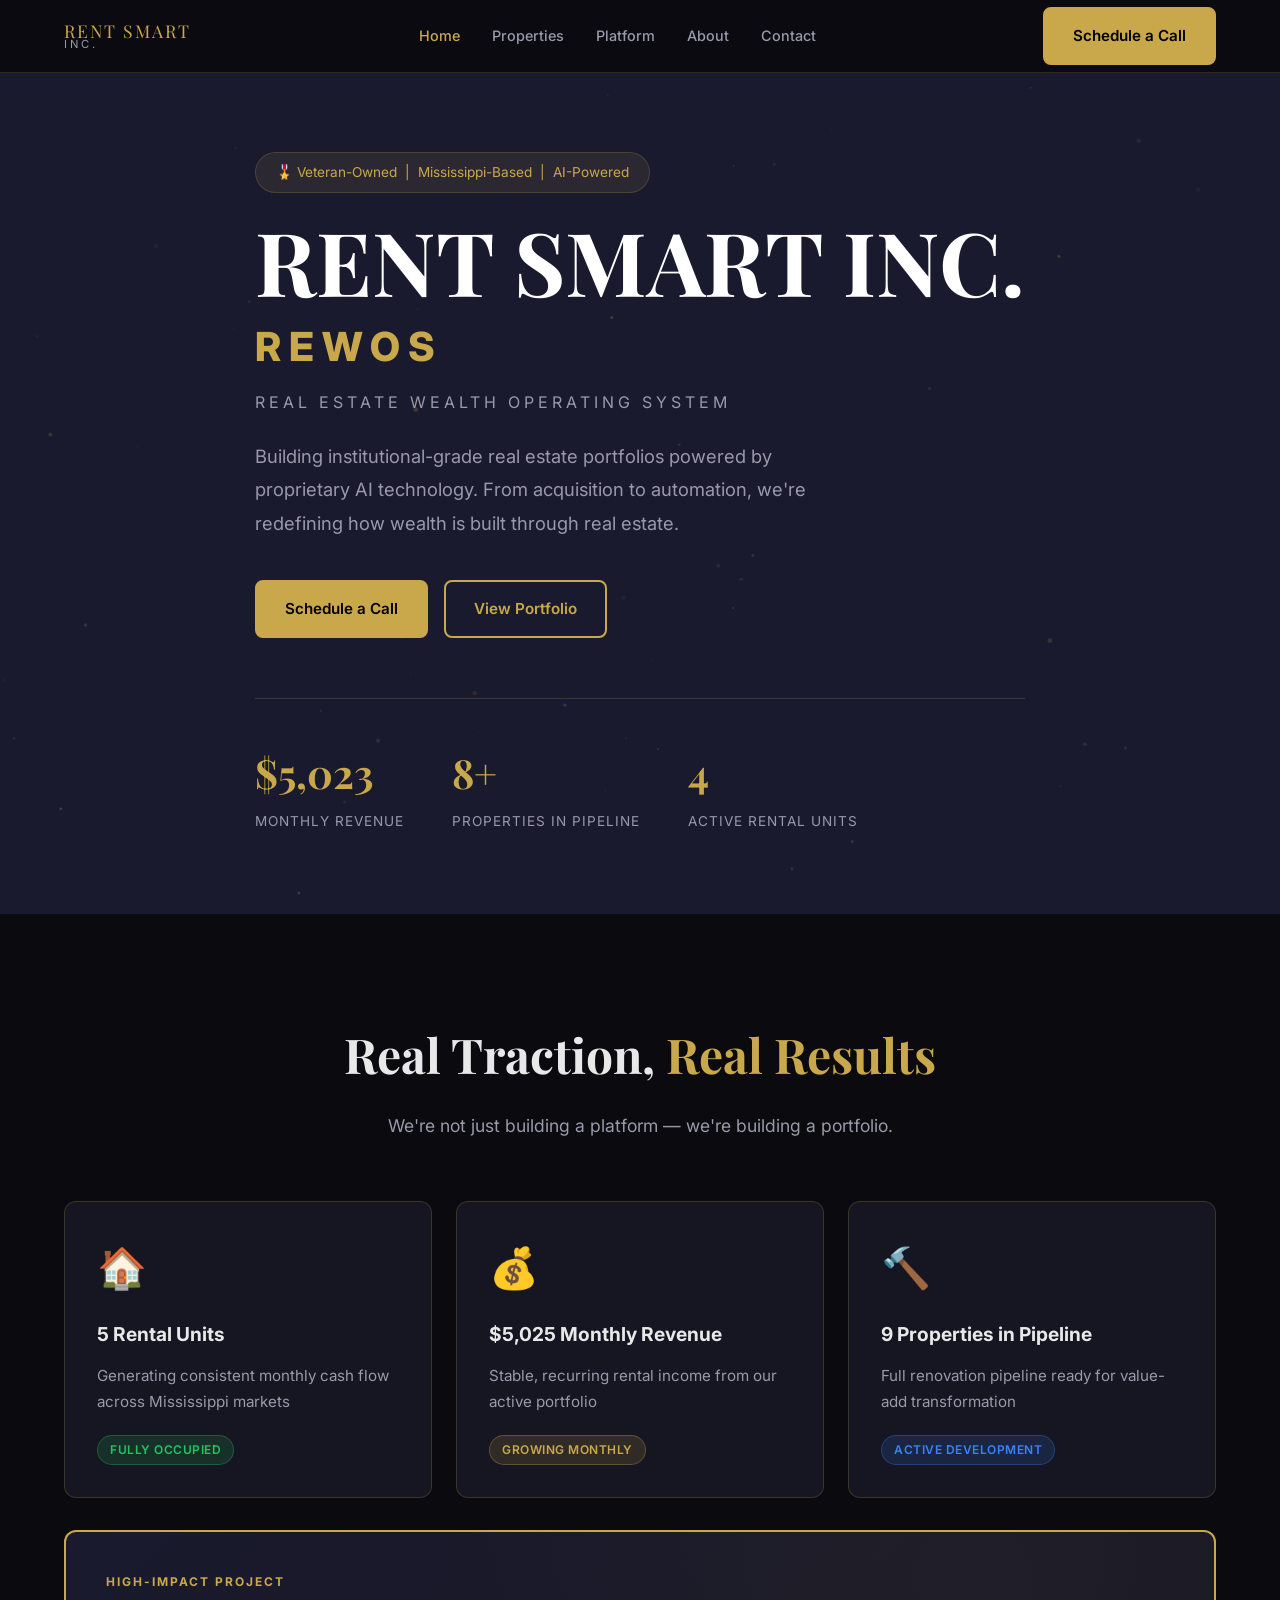
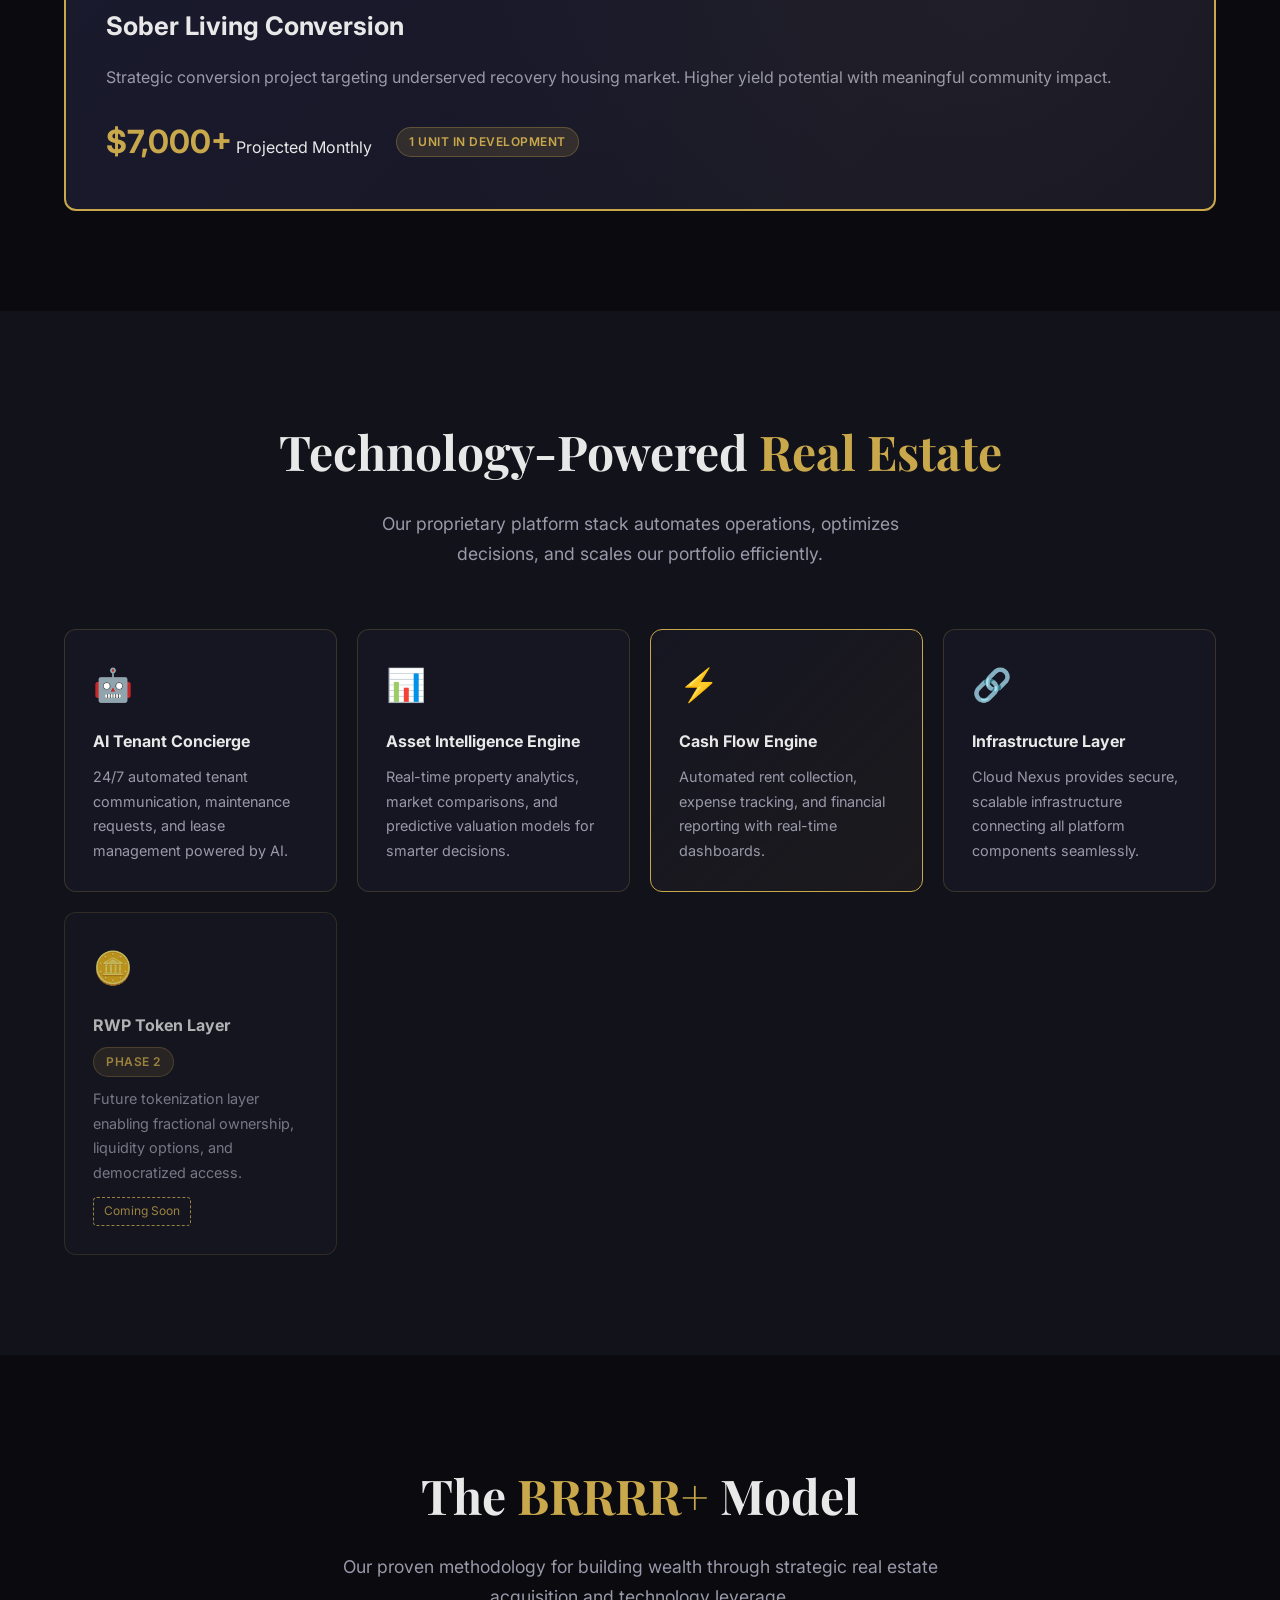
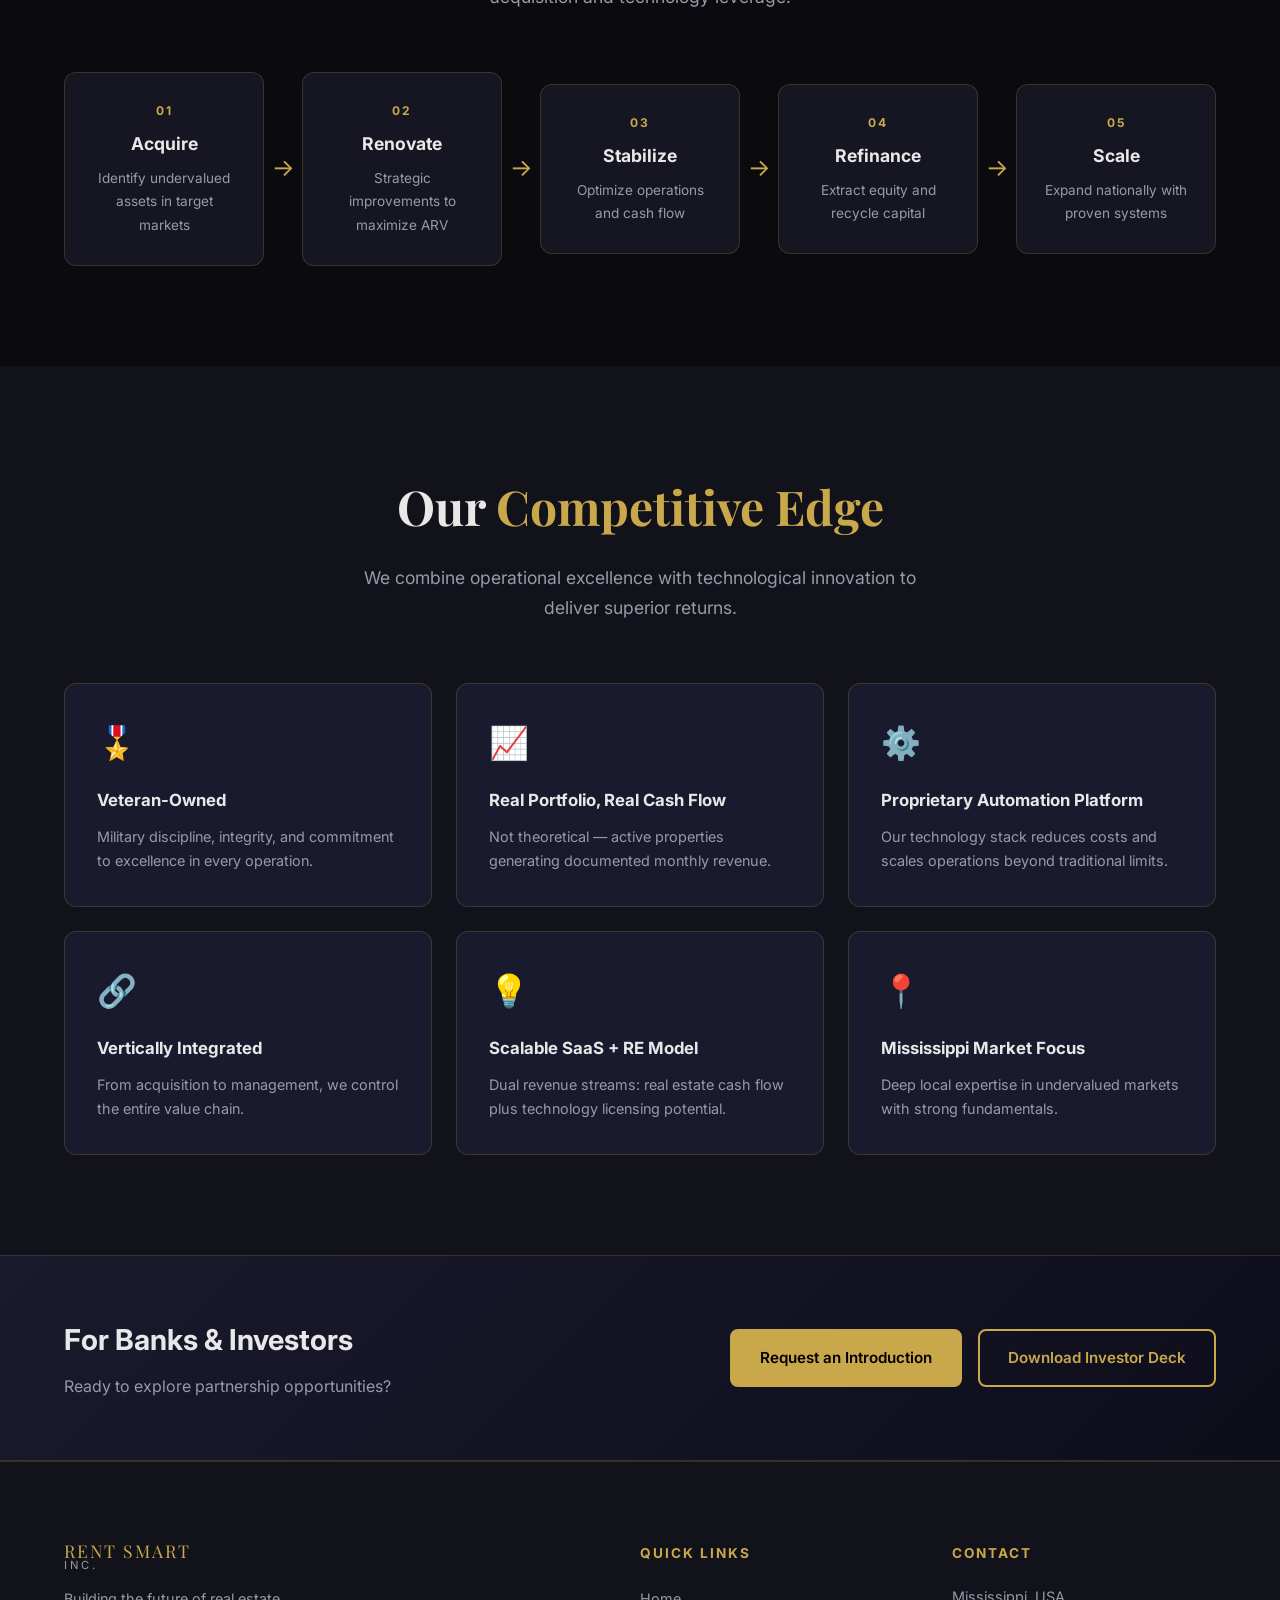
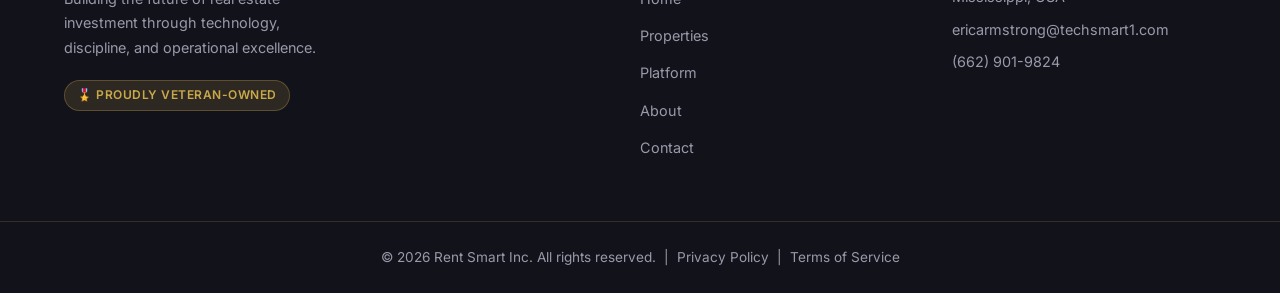
<file: index.html>
<!DOCTYPE html>
<html lang="en">
<head>
  <meta charset="UTF-8">
  <meta name="viewport" content="width=device-width, initial-scale=1.0">
  <meta name="description" content="Rent Smart Inc. — Building institutional-grade real estate portfolios powered by proprietary AI technology. REWOS — Real Estate Wealth Operating System. Mississippi.">
  <meta name="author" content="Eric Armstrong">
  <meta property="og:title" content="Rent Smart Inc. | REWOS — Real Estate Wealth Operating System">
  <meta property="og:description" content="Building institutional-grade real estate portfolios powered by proprietary AI technology.">
  <meta property="og:type" content="website">
  <meta property="og:url" content="https://rentsmartinc.com">
  <title>Rent Smart Inc. | REWOS — Real Estate Wealth Operating System</title>
  <link rel="stylesheet" href="css/style.css">
  <link rel="preconnect" href="https://fonts.googleapis.com">
  <link href="https://fonts.googleapis.com/css2?family=Inter:wght@300;400;500;600;700&family=Playfair+Display:wght@600;700&display=swap" rel="stylesheet">
  <script type="application/ld+json">
  {"@context":"https://schema.org","@type":"RealEstateAgent","name":"Rent Smart Inc.","description":"Building institutional-grade real estate portfolios powered by proprietary AI technology.","url":"https://rentsmartinc.com","telephone":"(662) 901-9824","email":"ericarmstrong@techsmart1.com","address":{"@type":"PostalAddress","addressLocality":"Grenada","addressRegion":"MS","addressCountry":"US"}}
  </script>
</head>
<body>

  <header class="header" id="header">
    <nav class="nav container">
      <div class="nav-logo">
        <span class="logo-main">RENT SMART</span>
        <span class="logo-sub">INC.</span>
      </div>
      <ul class="nav-links" id="navLinks">
        <li><a href="/" class="active">Home</a></li>
        <li><a href="/properties">Properties</a></li>
        <li><a href="/platform">Platform</a></li>
        <li><a href="/about">About</a></li>
        <li><a href="/contact">Contact</a></li>
      </ul>
      <a href="/contact" class="btn btn-primary nav-cta">Schedule a Call</a>
      <button class="hamburger" id="hamburger" aria-label="Menu">
        <span></span><span></span><span></span>
      </button>
    </nav>
  </header>

  <!-- HERO -->
  <section class="hero" id="home">
    <div class="hero-particles" id="particles"></div>
    <div class="container hero-content">
      <div class="hero-badge">🎖️ Veteran-Owned &nbsp;|&nbsp; Mississippi-Based &nbsp;|&nbsp; AI-Powered</div>
      <h1 class="hero-title">RENT SMART INC.</h1>
      <div class="hero-rewos">REWOS</div>
      <p class="hero-sub">Real Estate Wealth Operating System</p>
      <p class="hero-body">Building institutional-grade real estate portfolios powered by proprietary AI technology. From acquisition to automation, we're redefining how wealth is built through real estate.</p>
      <div class="hero-btns">
        <a href="/contact" class="btn btn-primary">Schedule a Call</a>
        <a href="#portfolio" class="btn btn-outline">View Portfolio</a>
      </div>
      <div class="hero-stats">
        <div class="stat">
          <span class="stat-num" data-target="5025" data-prefix="$">$0</span>
          <span class="stat-label">Monthly Revenue</span>
        </div>
        <div class="stat">
          <span class="stat-num" data-target="9" data-suffix="+">0</span>
          <span class="stat-label">Properties in Pipeline</span>
        </div>
        <div class="stat">
          <span class="stat-num" data-target="5">0</span>
          <span class="stat-label">Active Rental Units</span>
        </div>
      </div>
    </div>
  </section>

  <!-- PORTFOLIO -->
  <section class="section" id="portfolio">
    <div class="container">
      <div class="section-header">
        <h2>Real Traction, <span class="gold">Real Results</span></h2>
        <p>We're not just building a platform — we're building a portfolio.</p>
      </div>
      <div class="cards-grid">
        <div class="card">
          <div class="card-icon">🏠</div>
          <h3>5 Rental Units</h3>
          <p>Generating consistent monthly cash flow across Mississippi markets</p>
          <span class="badge badge-green">Fully Occupied</span>
        </div>
        <div class="card">
          <div class="card-icon">💰</div>
          <h3>$5,025 Monthly Revenue</h3>
          <p>Stable, recurring rental income from our active portfolio</p>
          <span class="badge badge-gold">Growing Monthly</span>
        </div>
        <div class="card">
          <div class="card-icon">🔨</div>
          <h3>9 Properties in Pipeline</h3>
          <p>Full renovation pipeline ready for value-add transformation</p>
          <span class="badge badge-blue">Active Development</span>
        </div>
      </div>
      <div class="featured-card">
        <div class="featured-label">HIGH-IMPACT PROJECT</div>
        <h3>Sober Living Conversion</h3>
        <p>Strategic conversion project targeting underserved recovery housing market. Higher yield potential with meaningful community impact.</p>
        <div class="featured-stats">
          <div><span class="gold bold">$7,000+</span> Projected Monthly</div>
          <span class="badge badge-gold">1 Unit in Development</span>
        </div>
      </div>
    </div>
  </section>

  <!-- PLATFORM -->
  <section class="section section-dark" id="platform">
    <div class="container">
      <div class="section-header">
        <h2>Technology-Powered <span class="gold">Real Estate</span></h2>
        <p>Our proprietary platform stack automates operations, optimizes decisions, and scales our portfolio efficiently.</p>
      </div>
      <div class="platform-grid">
        <div class="platform-card">
          <div class="platform-icon">🤖</div>
          <h4>AI Tenant Concierge</h4>
          <p>24/7 automated tenant communication, maintenance requests, and lease management powered by AI.</p>
        </div>
        <div class="platform-card">
          <div class="platform-icon">📊</div>
          <h4>Asset Intelligence Engine</h4>
          <p>Real-time property analytics, market comparisons, and predictive valuation models for smarter decisions.</p>
        </div>
        <div class="platform-card highlight">
          <div class="platform-icon">⚡</div>
          <h4>Cash Flow Engine</h4>
          <p>Automated rent collection, expense tracking, and financial reporting with real-time dashboards.</p>
        </div>
        <div class="platform-card">
          <div class="platform-icon">🔗</div>
          <h4>Infrastructure Layer</h4>
          <p>Cloud Nexus provides secure, scalable infrastructure connecting all platform components seamlessly.</p>
        </div>
        <div class="platform-card coming-soon">
          <div class="platform-icon">🪙</div>
          <h4>RWP Token Layer <span class="badge badge-gold">Phase 2</span></h4>
          <p>Future tokenization layer enabling fractional ownership, liquidity options, and democratized access.</p>
          <span class="coming-soon-label">Coming Soon</span>
        </div>
      </div>
    </div>
  </section>

  <!-- BRRRR -->
  <section class="section" id="strategy">
    <div class="container">
      <div class="section-header">
        <h2>The <span class="gold">BRRRR+</span> Model</h2>
        <p>Our proven methodology for building wealth through strategic real estate acquisition and technology leverage.</p>
      </div>
      <div class="brrrr-steps">
        <div class="brrrr-step"><div class="step-num">01</div><h4>Acquire</h4><p>Identify undervalued assets in target markets</p></div>
        <div class="step-arrow">→</div>
        <div class="brrrr-step"><div class="step-num">02</div><h4>Renovate</h4><p>Strategic improvements to maximize ARV</p></div>
        <div class="step-arrow">→</div>
        <div class="brrrr-step"><div class="step-num">03</div><h4>Stabilize</h4><p>Optimize operations and cash flow</p></div>
        <div class="step-arrow">→</div>
        <div class="brrrr-step"><div class="step-num">04</div><h4>Refinance</h4><p>Extract equity and recycle capital</p></div>
        <div class="step-arrow">→</div>
        <div class="brrrr-step"><div class="step-num">05</div><h4>Scale</h4><p>Expand nationally with proven systems</p></div>
      </div>
    </div>
  </section>

  <!-- WHY US -->
  <section class="section section-dark">
    <div class="container">
      <div class="section-header">
        <h2>Our <span class="gold">Competitive Edge</span></h2>
        <p>We combine operational excellence with technological innovation to deliver superior returns.</p>
      </div>
      <div class="why-grid">
        <div class="why-card"><div class="why-icon">🎖️</div><h4>Veteran-Owned</h4><p>Military discipline, integrity, and commitment to excellence in every operation.</p></div>
        <div class="why-card"><div class="why-icon">📈</div><h4>Real Portfolio, Real Cash Flow</h4><p>Not theoretical — active properties generating documented monthly revenue.</p></div>
        <div class="why-card"><div class="why-icon">⚙️</div><h4>Proprietary Automation Platform</h4><p>Our technology stack reduces costs and scales operations beyond traditional limits.</p></div>
        <div class="why-card"><div class="why-icon">🔗</div><h4>Vertically Integrated</h4><p>From acquisition to management, we control the entire value chain.</p></div>
        <div class="why-card"><div class="why-icon">💡</div><h4>Scalable SaaS + RE Model</h4><p>Dual revenue streams: real estate cash flow plus technology licensing potential.</p></div>
        <div class="why-card"><div class="why-icon">📍</div><h4>Mississippi Market Focus</h4><p>Deep local expertise in undervalued markets with strong fundamentals.</p></div>
      </div>
    </div>
  </section>

  <!-- CTA -->
  <section class="cta-strip">
    <div class="container cta-strip-inner">
      <div>
        <h3>For Banks &amp; Investors</h3>
        <p>Ready to explore partnership opportunities?</p>
      </div>
      <div class="cta-strip-btns">
        <a href="/contact" class="btn btn-primary">Request an Introduction</a>
        <a href="/contact" class="btn btn-outline">Download Investor Deck</a>
      </div>
    </div>
  </section>

  <!-- FOOTER -->
  <footer class="footer">
    <div class="container footer-inner">
      <div class="footer-brand">
        <div class="nav-logo"><span class="logo-main">RENT SMART</span><span class="logo-sub">INC.</span></div>
        <p>Building the future of real estate investment through technology, discipline, and operational excellence.</p>
        <span class="badge badge-gold">🎖️ Proudly Veteran-Owned</span>
      </div>
      <div class="footer-links">
        <h5>Quick Links</h5>
        <ul>
          <li><a href="/">Home</a></li>
          <li><a href="/properties">Properties</a></li>
          <li><a href="/platform">Platform</a></li>
          <li><a href="/about">About</a></li>
          <li><a href="/contact">Contact</a></li>
        </ul>
      </div>
      <div class="footer-contact">
        <h5>Contact</h5>
        <p>Mississippi, USA</p>
        <p><a href="mailto:ericarmstrong@techsmart1.com">ericarmstrong@techsmart1.com</a></p>
        <p><a href="tel:6629019824">(662) 901-9824</a></p>
      </div>
    </div>
    <div class="footer-bottom">
      <p>© 2026 Rent Smart Inc. All rights reserved. &nbsp;|&nbsp; <a href="#">Privacy Policy</a> &nbsp;|&nbsp; <a href="#">Terms of Service</a></p>
    </div>
  </footer>

  <script src="js/main.js"></script>
</body>
</html>
</file>
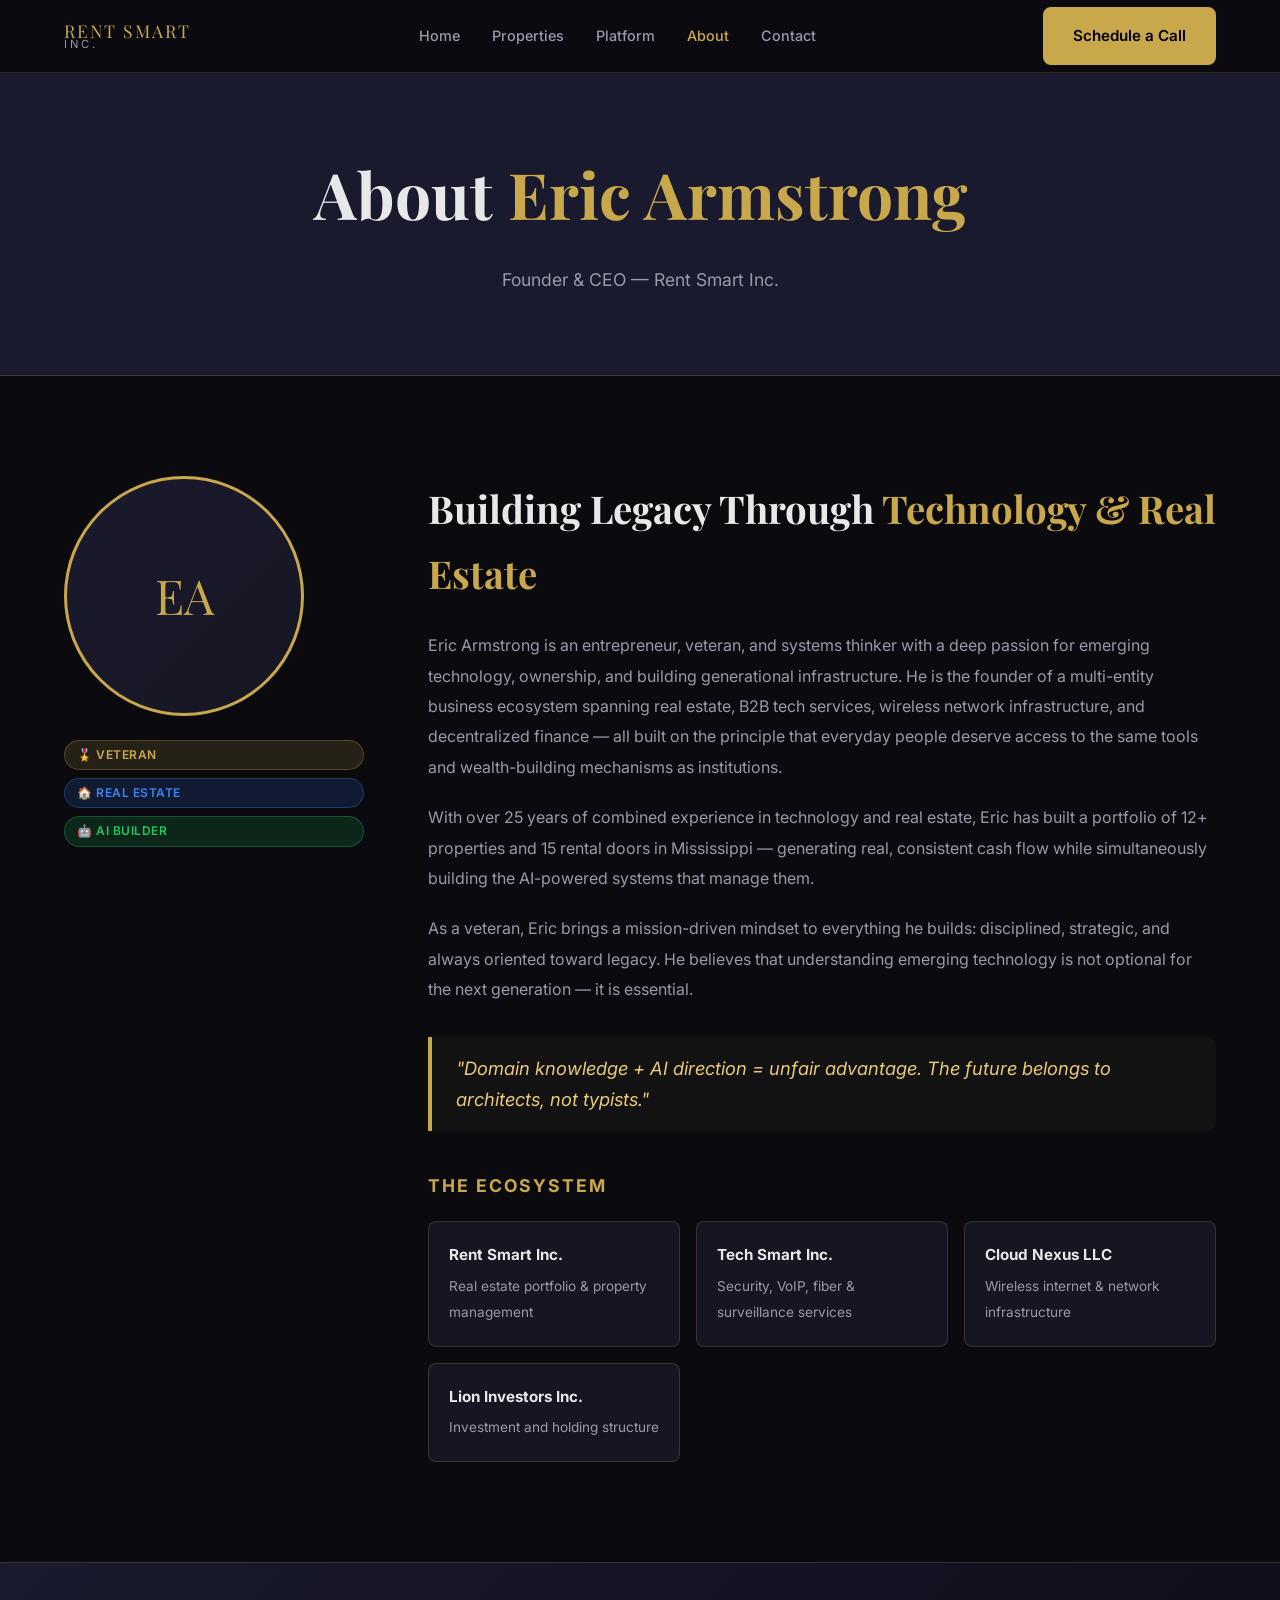
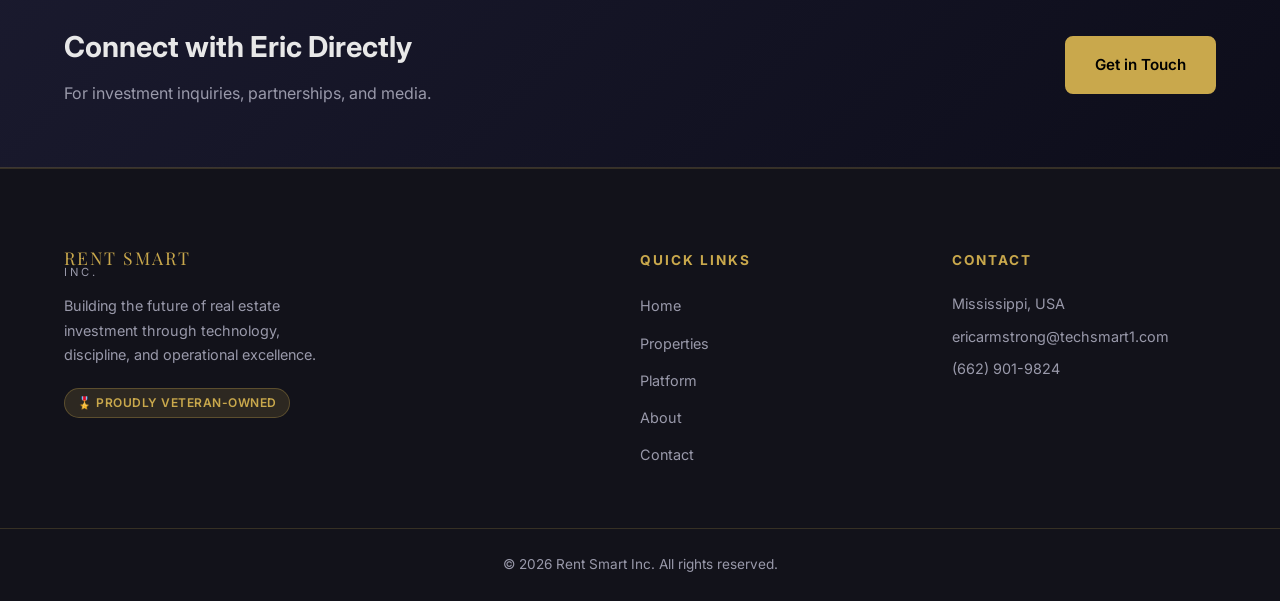
<file: about/index.html>
<!DOCTYPE html>
<html lang="en">
<head>
  <meta charset="UTF-8">
  <meta name="viewport" content="width=device-width, initial-scale=1.0">
  <meta name="description" content="About Eric Armstrong — Founder of Rent Smart Inc., veteran entrepreneur, and real estate technologist based in Mississippi.">
  <title>About | Rent Smart Inc.</title>
  <link rel="stylesheet" href="../css/style.css">
  <link rel="preconnect" href="https://fonts.googleapis.com">
  <link href="https://fonts.googleapis.com/css2?family=Inter:wght@300;400;500;600;700&family=Playfair+Display:wght@600;700&display=swap" rel="stylesheet">
</head>
<body>
  <header class="header" id="header">
    <nav class="nav container">
      <div class="nav-logo"><span class="logo-main">RENT SMART</span><span class="logo-sub">INC.</span></div>
      <ul class="nav-links" id="navLinks">
        <li><a href="/">Home</a></li>
        <li><a href="/properties">Properties</a></li>
        <li><a href="/platform">Platform</a></li>
        <li><a href="/about" class="active">About</a></li>
        <li><a href="/contact">Contact</a></li>
      </ul>
      <a href="/contact" class="btn btn-primary nav-cta">Schedule a Call</a>
      <button class="hamburger" id="hamburger" aria-label="Menu"><span></span><span></span><span></span></button>
    </nav>
  </header>

  <section class="page-hero">
    <div class="container">
      <h1>About <span class="gold">Eric Armstrong</span></h1>
      <p>Founder &amp; CEO — Rent Smart Inc.</p>
    </div>
  </section>

  <section class="section">
    <div class="container about-layout">
      <div class="about-photo">
        <div class="photo-placeholder">EA</div>
        <div class="about-badges">
          <span class="badge badge-gold">🎖️ Veteran</span>
          <span class="badge badge-blue">🏠 Real Estate</span>
          <span class="badge badge-green">🤖 AI Builder</span>
        </div>
      </div>
      <div class="about-content">
        <h2>Building Legacy Through <span class="gold">Technology &amp; Real Estate</span></h2>
        <p>Eric Armstrong is an entrepreneur, veteran, and systems thinker with a deep passion for emerging technology, ownership, and building generational infrastructure. He is the founder of a multi-entity business ecosystem spanning real estate, B2B tech services, wireless network infrastructure, and decentralized finance — all built on the principle that everyday people deserve access to the same tools and wealth-building mechanisms as institutions.</p>
        <p>With over 25 years of combined experience in technology and real estate, Eric has built a portfolio of 12+ properties and 15 rental doors in Mississippi — generating real, consistent cash flow while simultaneously building the AI-powered systems that manage them.</p>
        <p>As a veteran, Eric brings a mission-driven mindset to everything he builds: disciplined, strategic, and always oriented toward legacy. He believes that understanding emerging technology is not optional for the next generation — it is essential.</p>
        <blockquote class="pull-quote">"Domain knowledge + AI direction = unfair advantage. The future belongs to architects, not typists."</blockquote>
        <div class="about-ecosystem">
          <h4>The Ecosystem</h4>
          <div class="ecosystem-grid">
            <div class="eco-card"><strong>Rent Smart Inc.</strong><p>Real estate portfolio &amp; property management</p></div>
            <div class="eco-card"><strong>Tech Smart Inc.</strong><p>Security, VoIP, fiber &amp; surveillance services</p></div>
            <div class="eco-card"><strong>Cloud Nexus LLC</strong><p>Wireless internet &amp; network infrastructure</p></div>
            <div class="eco-card"><strong>Lion Investors Inc.</strong><p>Investment and holding structure</p></div>
          </div>
        </div>
      </div>
    </div>
  </section>

  <section class="cta-strip">
    <div class="container cta-strip-inner">
      <div><h3>Connect with Eric Directly</h3><p>For investment inquiries, partnerships, and media.</p></div>
      <a href="/contact" class="btn btn-primary">Get in Touch</a>
    </div>
  </section>

  <footer class="footer">
    <div class="container footer-inner">
      <div class="footer-brand">
        <div class="nav-logo"><span class="logo-main">RENT SMART</span><span class="logo-sub">INC.</span></div>
        <p>Building the future of real estate investment through technology, discipline, and operational excellence.</p>
        <span class="badge badge-gold">🎖️ Proudly Veteran-Owned</span>
      </div>
      <div class="footer-links">
        <h5>Quick Links</h5>
        <ul>
          <li><a href="/">Home</a></li>
          <li><a href="/properties">Properties</a></li>
          <li><a href="/platform">Platform</a></li>
          <li><a href="/about">About</a></li>
          <li><a href="/contact">Contact</a></li>
        </ul>
      </div>
      <div class="footer-contact">
        <h5>Contact</h5>
        <p>Mississippi, USA</p>
        <p><a href="mailto:ericarmstrong@techsmart1.com">ericarmstrong@techsmart1.com</a></p>
        <p><a href="tel:6629019824">(662) 901-9824</a></p>
      </div>
    </div>
    <div class="footer-bottom"><p>© 2026 Rent Smart Inc. All rights reserved.</p></div>
  </footer>
  <script src="../js/main.js"></script>
</body>
</html>
</file>
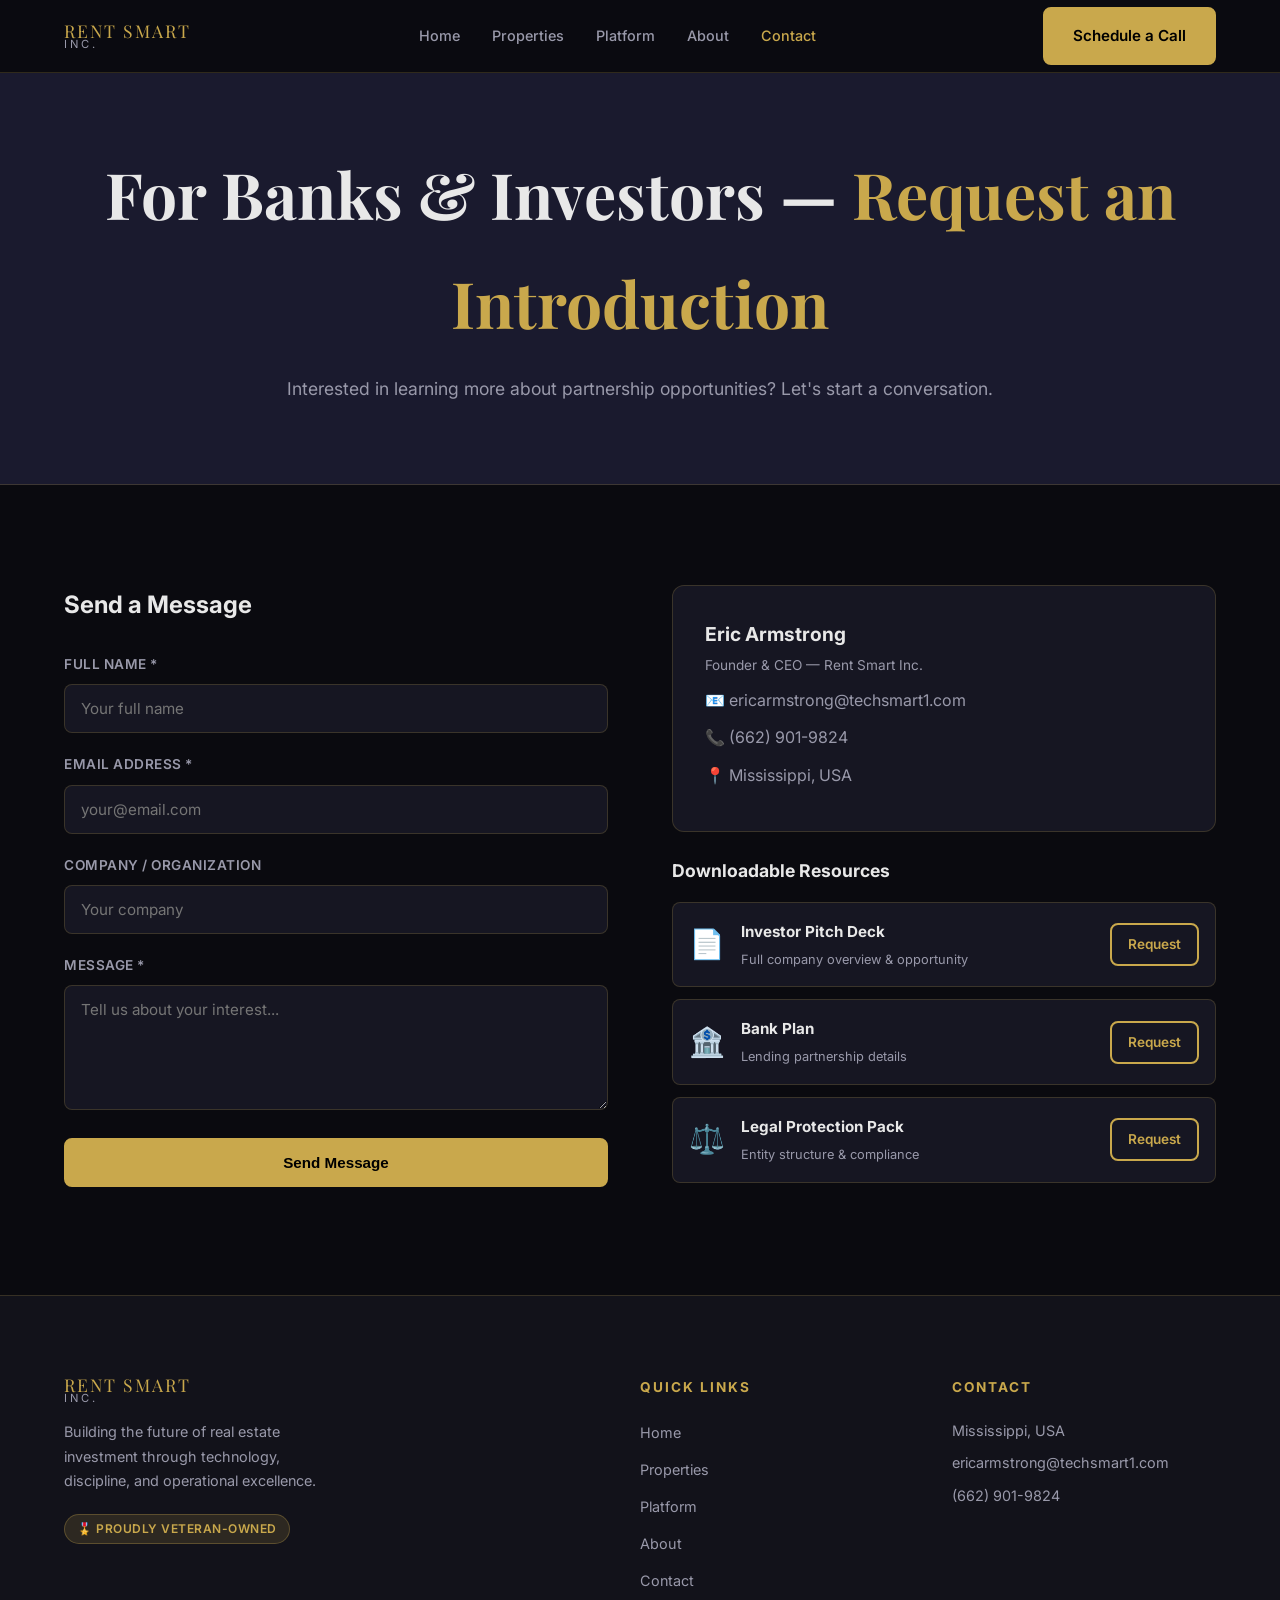
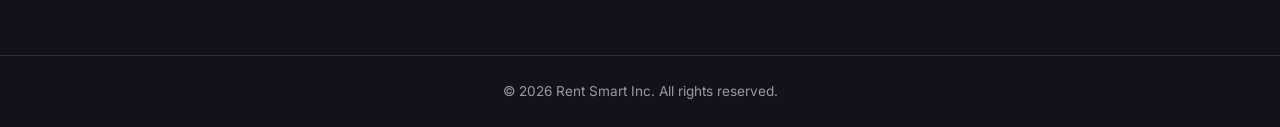
<file: contact/index.html>
<!DOCTYPE html>
<html lang="en">
<head>
  <meta charset="UTF-8">
  <meta name="viewport" content="width=device-width, initial-scale=1.0">
  <meta name="description" content="Contact Rent Smart Inc. — Schedule a call with Eric Armstrong, inquire about investment opportunities, or download investor materials.">
  <title>Contact | Rent Smart Inc.</title>
  <link rel="stylesheet" href="../css/style.css">
  <link rel="preconnect" href="https://fonts.googleapis.com">
  <link href="https://fonts.googleapis.com/css2?family=Inter:wght@300;400;500;600;700&family=Playfair+Display:wght@600;700&display=swap" rel="stylesheet">
</head>
<body>
  <header class="header" id="header">
    <nav class="nav container">
      <div class="nav-logo"><span class="logo-main">RENT SMART</span><span class="logo-sub">INC.</span></div>
      <ul class="nav-links" id="navLinks">
        <li><a href="/">Home</a></li>
        <li><a href="/properties">Properties</a></li>
        <li><a href="/platform">Platform</a></li>
        <li><a href="/about">About</a></li>
        <li><a href="/contact" class="active">Contact</a></li>
      </ul>
      <a href="/contact" class="btn btn-primary nav-cta">Schedule a Call</a>
      <button class="hamburger" id="hamburger" aria-label="Menu"><span></span><span></span><span></span></button>
    </nav>
  </header>

  <section class="page-hero">
    <div class="container">
      <h1>For Banks &amp; Investors — <span class="gold">Request an Introduction</span></h1>
      <p>Interested in learning more about partnership opportunities? Let's start a conversation.</p>
    </div>
  </section>

  <section class="section">
    <div class="container contact-layout">
      <div class="contact-form-wrap">
        <h3>Send a Message</h3>
        <form action="https://formspree.io/f/mjgponva" method="POST" id="contactForm">
          <div class="form-group">
            <label for="name">Full Name *</label>
            <input type="text" id="name" name="name" required placeholder="Your full name">
          </div>
          <div class="form-group">
            <label for="email">Email Address *</label>
            <input type="email" id="email" name="email" required placeholder="your@email.com">
          </div>
          <div class="form-group">
            <label for="company">Company / Organization</label>
            <input type="text" id="company" name="company" placeholder="Your company">
          </div>
          <div class="form-group">
            <label for="message">Message *</label>
            <textarea id="message" name="message" rows="5" required placeholder="Tell us about your interest..."></textarea>
          </div>
          <button type="submit" class="btn btn-primary btn-full">Send Message</button>
          <div id="formSuccess" class="form-success" style="display:none;">✅ Message sent! Eric will be in touch shortly.</div>
        </form>
      </div>

      <div class="contact-info">
        <div class="contact-card">
          <h4>Eric Armstrong</h4>
          <p class="contact-title">Founder &amp; CEO — Rent Smart Inc.</p>
          <p>📧 <a href="mailto:ericarmstrong@techsmart1.com">ericarmstrong@techsmart1.com</a></p>
          <p>📞 <a href="tel:6629019824">(662) 901-9824</a></p>
          <p>📍 Mississippi, USA</p>
        </div>
        <div class="downloads-section">
          <h4>Downloadable Resources</h4>
          <div class="download-card">
            <div class="dl-icon">📄</div>
            <div class="dl-info"><strong>Investor Pitch Deck</strong><p>Full company overview &amp; opportunity</p></div>
            <a href="mailto:ericarmstrong@techsmart1.com?subject=Investor%20Pitch%20Deck%20Request" class="btn btn-outline btn-sm">Request</a>
          </div>
          <div class="download-card">
            <div class="dl-icon">🏦</div>
            <div class="dl-info"><strong>Bank Plan</strong><p>Lending partnership details</p></div>
            <a href="mailto:ericarmstrong@techsmart1.com?subject=Bank%20Plan%20Request" class="btn btn-outline btn-sm">Request</a>
          </div>
          <div class="download-card">
            <div class="dl-icon">⚖️</div>
            <div class="dl-info"><strong>Legal Protection Pack</strong><p>Entity structure &amp; compliance</p></div>
            <a href="mailto:ericarmstrong@techsmart1.com?subject=Legal%20Protection%20Pack%20Request" class="btn btn-outline btn-sm">Request</a>
          </div>
        </div>
      </div>
    </div>
  </section>

  <footer class="footer">
    <div class="container footer-inner">
      <div class="footer-brand">
        <div class="nav-logo"><span class="logo-main">RENT SMART</span><span class="logo-sub">INC.</span></div>
        <p>Building the future of real estate investment through technology, discipline, and operational excellence.</p>
        <span class="badge badge-gold">🎖️ Proudly Veteran-Owned</span>
      </div>
      <div class="footer-links">
        <h5>Quick Links</h5>
        <ul>
          <li><a href="/">Home</a></li>
          <li><a href="/properties">Properties</a></li>
          <li><a href="/platform">Platform</a></li>
          <li><a href="/about">About</a></li>
          <li><a href="/contact">Contact</a></li>
        </ul>
      </div>
      <div class="footer-contact">
        <h5>Contact</h5>
        <p>Mississippi, USA</p>
        <p><a href="mailto:ericarmstrong@techsmart1.com">ericarmstrong@techsmart1.com</a></p>
        <p><a href="tel:6629019824">(662) 901-9824</a></p>
      </div>
    </div>
    <div class="footer-bottom"><p>© 2026 Rent Smart Inc. All rights reserved.</p></div>
  </footer>
  <script src="../js/main.js"></script>
</body>
</html>
</file>
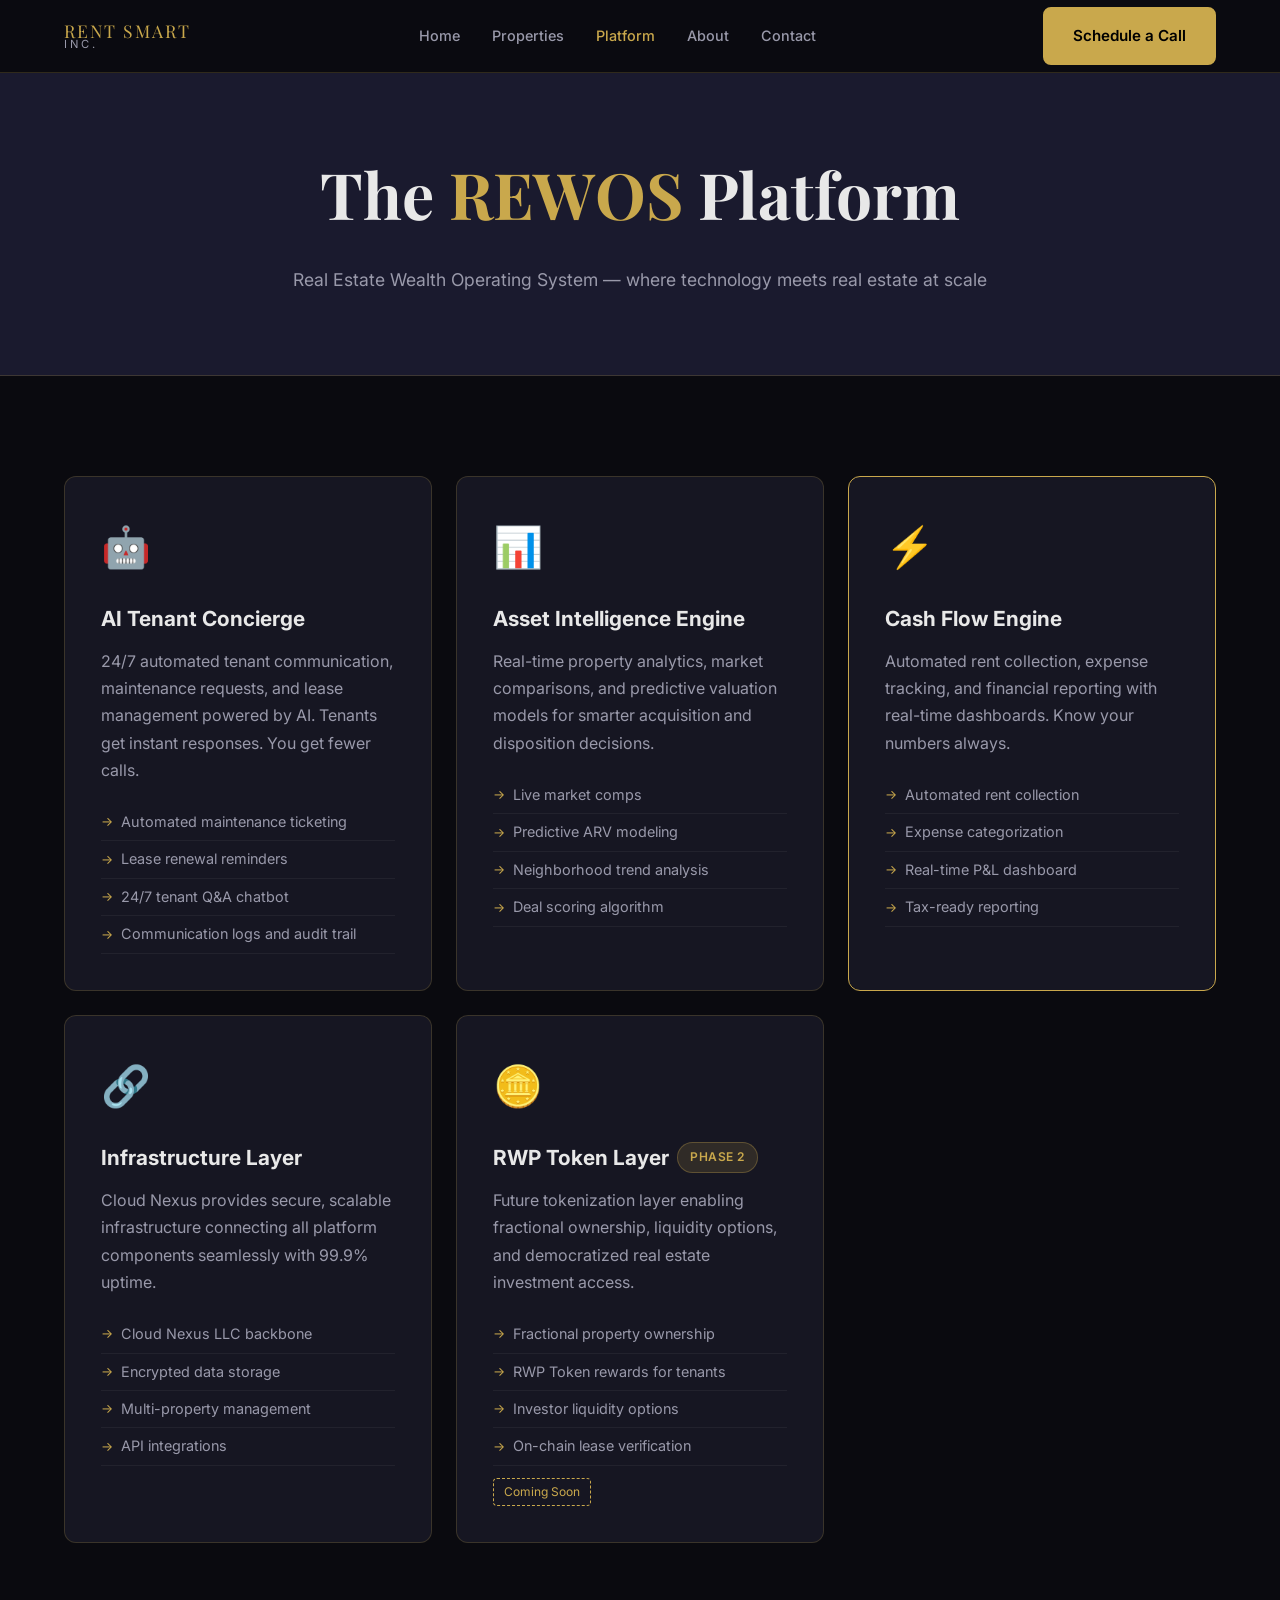
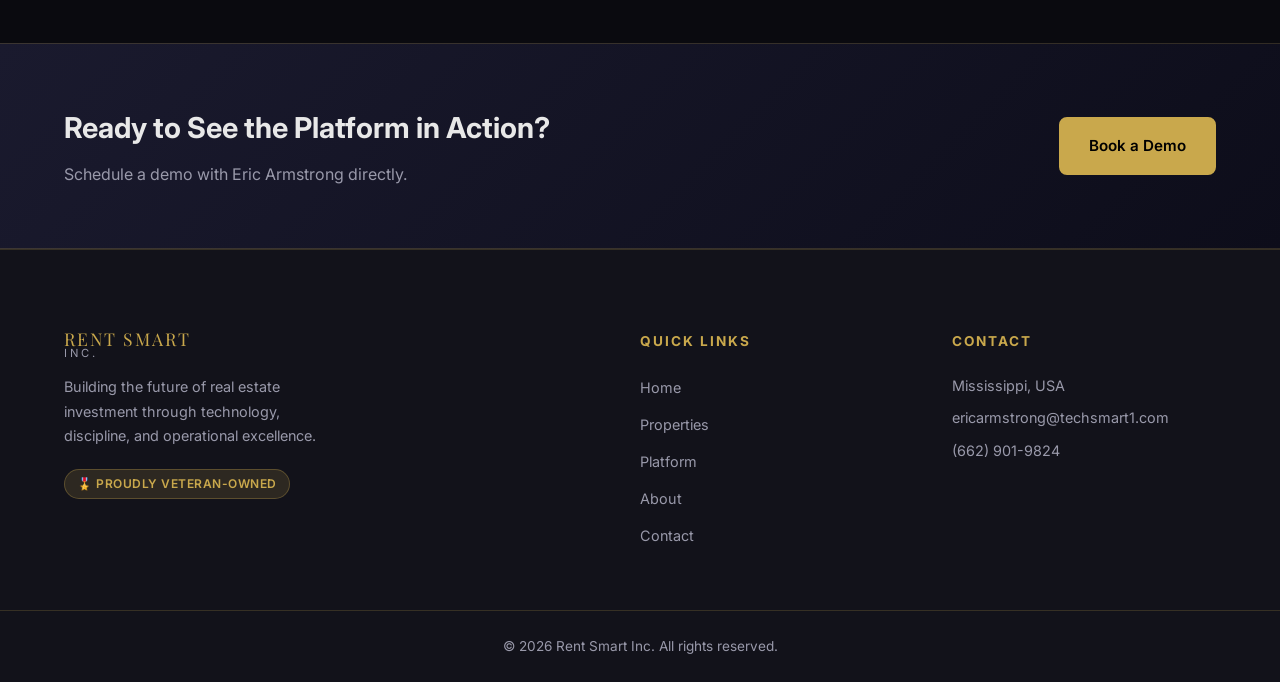
<file: platform/index.html>
<!DOCTYPE html>
<html lang="en">
<head>
  <meta charset="UTF-8">
  <meta name="viewport" content="width=device-width, initial-scale=1.0">
  <meta name="description" content="The REWOS Platform — Real Estate Wealth Operating System by Rent Smart Inc. AI-powered property management technology.">
  <title>Platform | Rent Smart Inc.</title>
  <link rel="stylesheet" href="../css/style.css">
  <link rel="preconnect" href="https://fonts.googleapis.com">
  <link href="https://fonts.googleapis.com/css2?family=Inter:wght@300;400;500;600;700&family=Playfair+Display:wght@600;700&display=swap" rel="stylesheet">
</head>
<body>
  <header class="header" id="header">
    <nav class="nav container">
      <div class="nav-logo"><span class="logo-main">RENT SMART</span><span class="logo-sub">INC.</span></div>
      <ul class="nav-links" id="navLinks">
        <li><a href="/">Home</a></li>
        <li><a href="/properties">Properties</a></li>
        <li><a href="/platform" class="active">Platform</a></li>
        <li><a href="/about">About</a></li>
        <li><a href="/contact">Contact</a></li>
      </ul>
      <a href="/contact" class="btn btn-primary nav-cta">Schedule a Call</a>
      <button class="hamburger" id="hamburger" aria-label="Menu"><span></span><span></span><span></span></button>
    </nav>
  </header>

  <section class="page-hero">
    <div class="container">
      <h1>The <span class="gold">REWOS</span> Platform</h1>
      <p>Real Estate Wealth Operating System — where technology meets real estate at scale</p>
    </div>
  </section>

  <section class="section">
    <div class="container">
      <div class="platform-detail-grid">
        <div class="platform-detail-card">
          <div class="pdc-icon">🤖</div>
          <h3>AI Tenant Concierge</h3>
          <p>24/7 automated tenant communication, maintenance requests, and lease management powered by AI. Tenants get instant responses. You get fewer calls.</p>
          <ul>
            <li>Automated maintenance ticketing</li>
            <li>Lease renewal reminders</li>
            <li>24/7 tenant Q&amp;A chatbot</li>
            <li>Communication logs and audit trail</li>
          </ul>
        </div>
        <div class="platform-detail-card">
          <div class="pdc-icon">📊</div>
          <h3>Asset Intelligence Engine</h3>
          <p>Real-time property analytics, market comparisons, and predictive valuation models for smarter acquisition and disposition decisions.</p>
          <ul>
            <li>Live market comps</li>
            <li>Predictive ARV modeling</li>
            <li>Neighborhood trend analysis</li>
            <li>Deal scoring algorithm</li>
          </ul>
        </div>
        <div class="platform-detail-card highlight">
          <div class="pdc-icon">⚡</div>
          <h3>Cash Flow Engine</h3>
          <p>Automated rent collection, expense tracking, and financial reporting with real-time dashboards. Know your numbers always.</p>
          <ul>
            <li>Automated rent collection</li>
            <li>Expense categorization</li>
            <li>Real-time P&amp;L dashboard</li>
            <li>Tax-ready reporting</li>
          </ul>
        </div>
        <div class="platform-detail-card">
          <div class="pdc-icon">🔗</div>
          <h3>Infrastructure Layer</h3>
          <p>Cloud Nexus provides secure, scalable infrastructure connecting all platform components seamlessly with 99.9% uptime.</p>
          <ul>
            <li>Cloud Nexus LLC backbone</li>
            <li>Encrypted data storage</li>
            <li>Multi-property management</li>
            <li>API integrations</li>
          </ul>
        </div>
        <div class="platform-detail-card coming-soon">
          <div class="pdc-icon">🪙</div>
          <h3>RWP Token Layer <span class="badge badge-gold">Phase 2</span></h3>
          <p>Future tokenization layer enabling fractional ownership, liquidity options, and democratized real estate investment access.</p>
          <ul>
            <li>Fractional property ownership</li>
            <li>RWP Token rewards for tenants</li>
            <li>Investor liquidity options</li>
            <li>On-chain lease verification</li>
          </ul>
          <span class="coming-soon-label">Coming Soon</span>
        </div>
      </div>
    </div>
  </section>

  <section class="cta-strip">
    <div class="container cta-strip-inner">
      <div><h3>Ready to See the Platform in Action?</h3><p>Schedule a demo with Eric Armstrong directly.</p></div>
      <a href="/contact" class="btn btn-primary">Book a Demo</a>
    </div>
  </section>

  <footer class="footer">
    <div class="container footer-inner">
      <div class="footer-brand">
        <div class="nav-logo"><span class="logo-main">RENT SMART</span><span class="logo-sub">INC.</span></div>
        <p>Building the future of real estate investment through technology, discipline, and operational excellence.</p>
        <span class="badge badge-gold">🎖️ Proudly Veteran-Owned</span>
      </div>
      <div class="footer-links">
        <h5>Quick Links</h5>
        <ul>
          <li><a href="/">Home</a></li>
          <li><a href="/properties">Properties</a></li>
          <li><a href="/platform">Platform</a></li>
          <li><a href="/about">About</a></li>
          <li><a href="/contact">Contact</a></li>
        </ul>
      </div>
      <div class="footer-contact">
        <h5>Contact</h5>
        <p>Mississippi, USA</p>
        <p><a href="mailto:ericarmstrong@techsmart1.com">ericarmstrong@techsmart1.com</a></p>
        <p><a href="tel:6629019824">(662) 901-9824</a></p>
      </div>
    </div>
    <div class="footer-bottom"><p>© 2026 Rent Smart Inc. All rights reserved.</p></div>
  </footer>
  <script src="../js/main.js"></script>
</body>
</html>
</file>
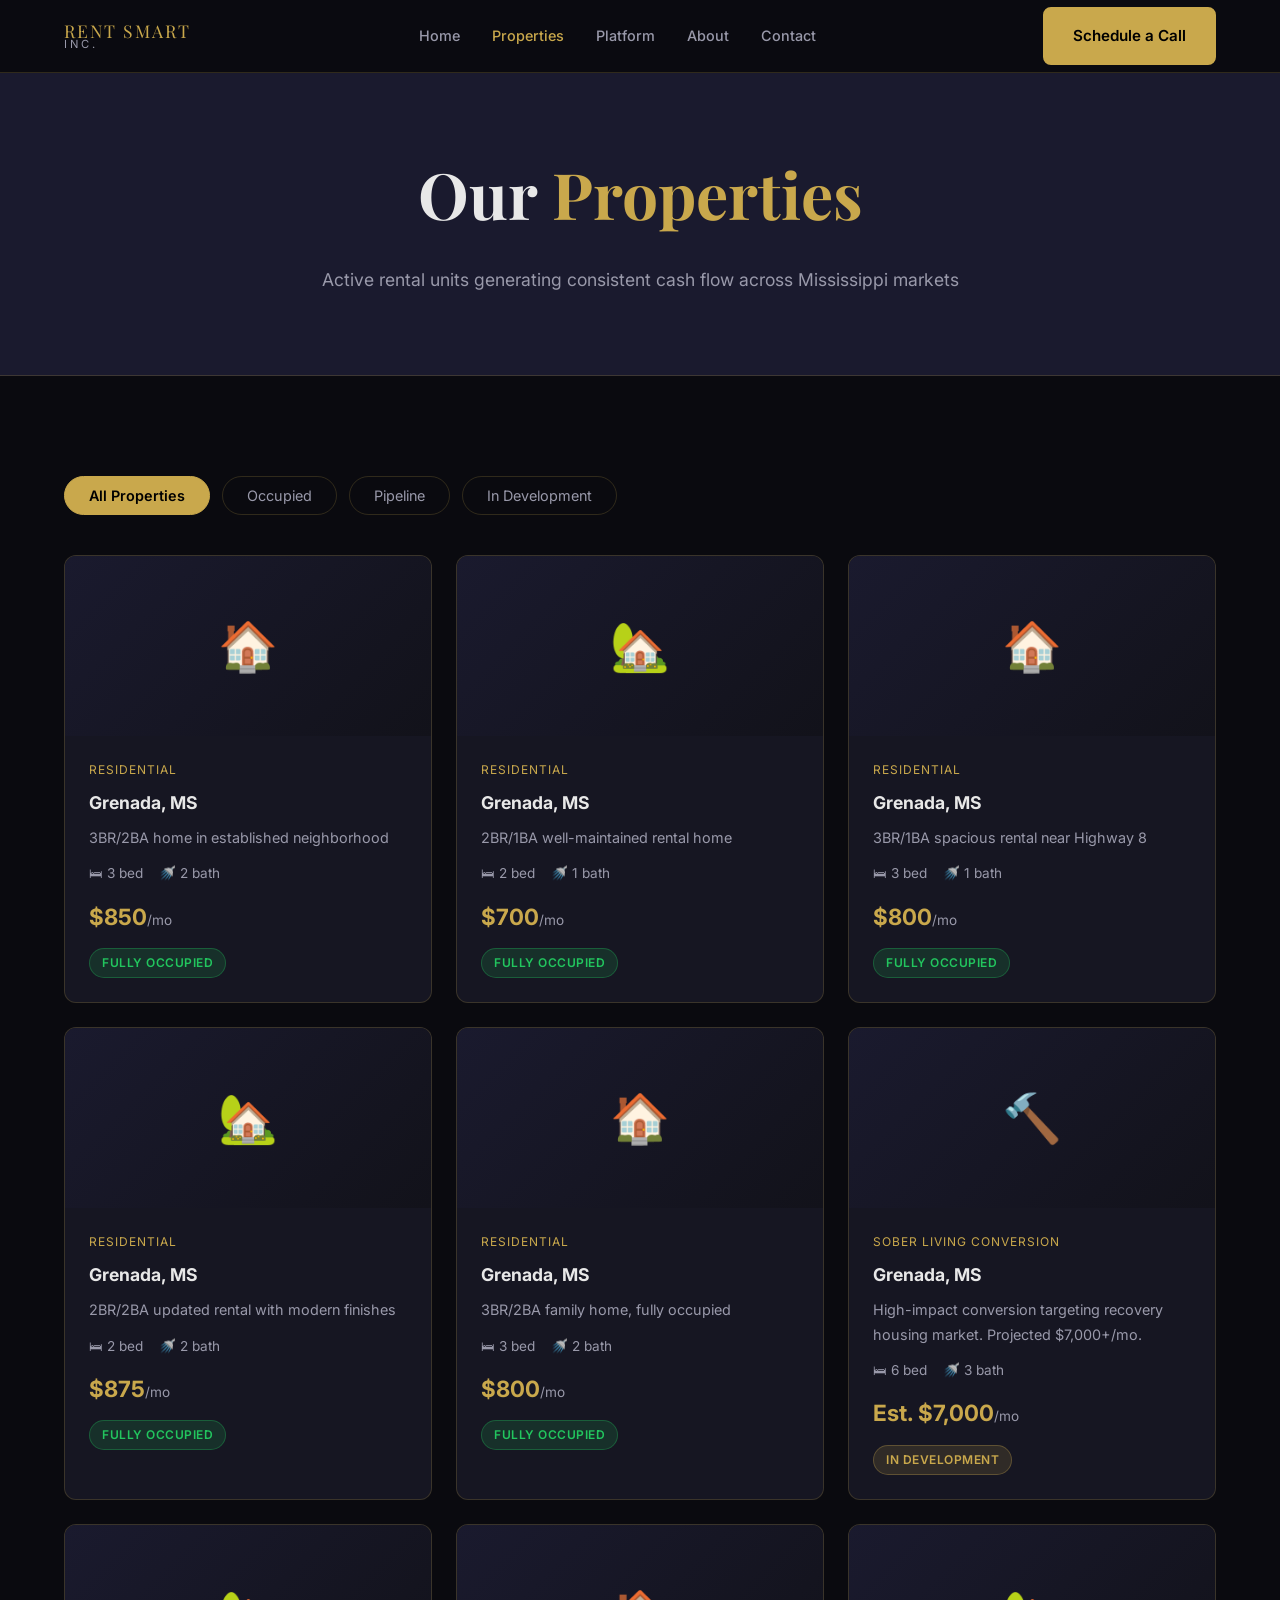
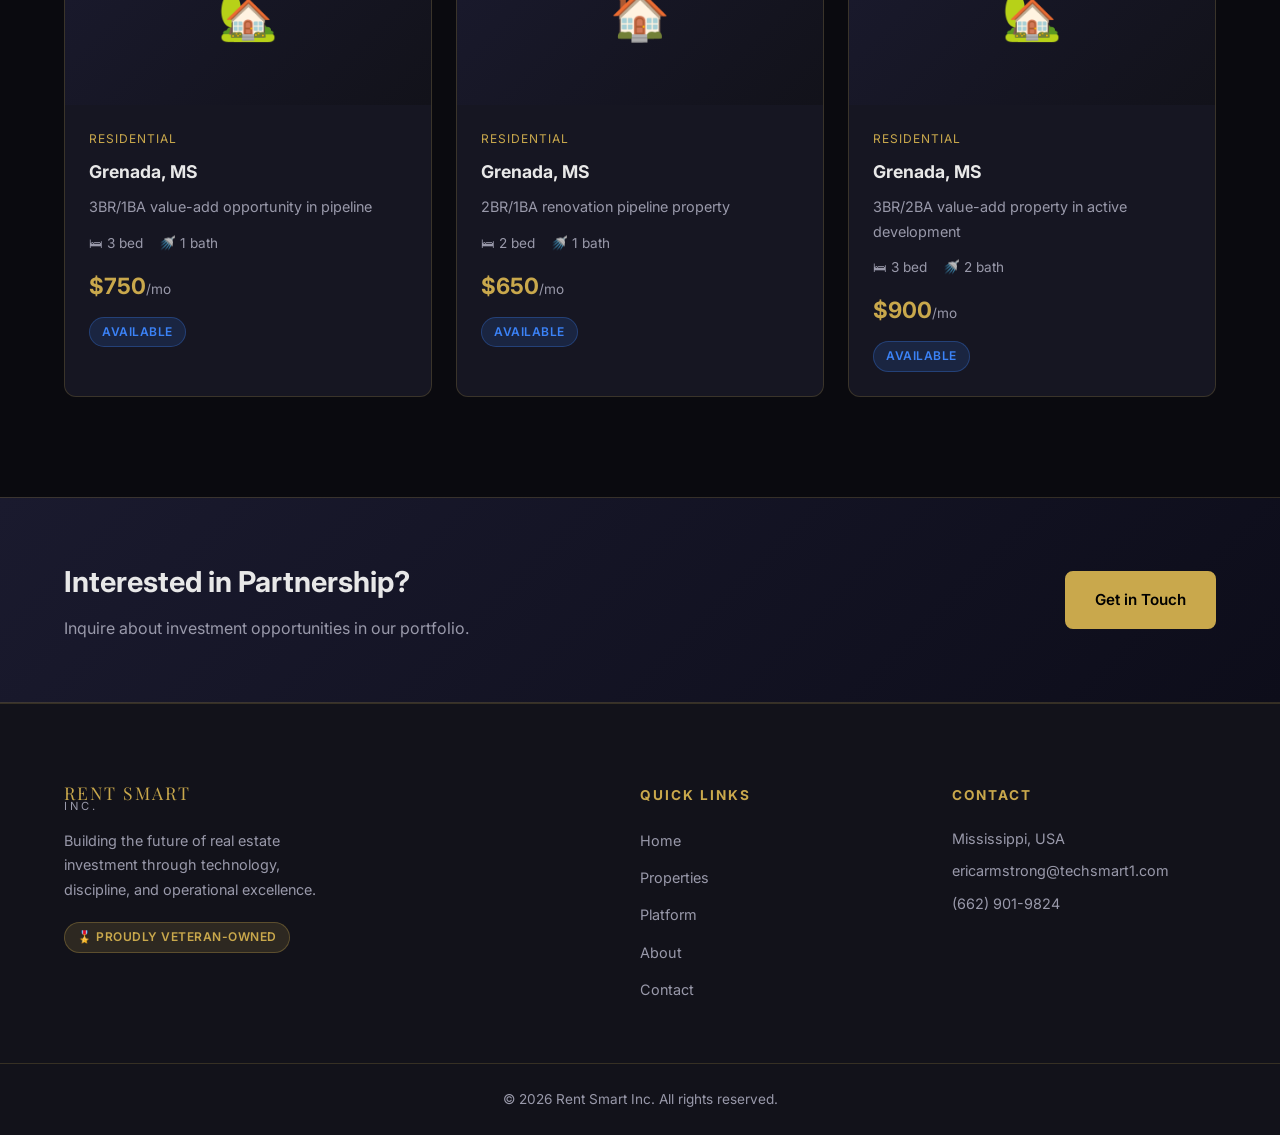
<file: properties/index.html>
<!DOCTYPE html>
<html lang="en">
<head>
  <meta charset="UTF-8">
  <meta name="viewport" content="width=device-width, initial-scale=1.0">
  <meta name="description" content="Rent Smart Inc. — Active rental properties in Grenada, Mississippi. AI-managed, cash-flow positive portfolio.">
  <title>Properties | Rent Smart Inc.</title>
  <link rel="stylesheet" href="../css/style.css">
  <link rel="preconnect" href="https://fonts.googleapis.com">
  <link href="https://fonts.googleapis.com/css2?family=Inter:wght@300;400;500;600;700&family=Playfair+Display:wght@600;700&display=swap" rel="stylesheet">
</head>
<body>
  <header class="header" id="header">
    <nav class="nav container">
      <div class="nav-logo"><span class="logo-main">RENT SMART</span><span class="logo-sub">INC.</span></div>
      <ul class="nav-links" id="navLinks">
        <li><a href="/">Home</a></li>
        <li><a href="/properties" class="active">Properties</a></li>
        <li><a href="/platform">Platform</a></li>
        <li><a href="/about">About</a></li>
        <li><a href="/contact">Contact</a></li>
      </ul>
      <a href="/contact" class="btn btn-primary nav-cta">Schedule a Call</a>
      <button class="hamburger" id="hamburger" aria-label="Menu"><span></span><span></span><span></span></button>
    </nav>
  </header>

  <section class="page-hero">
    <div class="container">
      <h1>Our <span class="gold">Properties</span></h1>
      <p>Active rental units generating consistent cash flow across Mississippi markets</p>
    </div>
  </section>

  <section class="section">
    <div class="container">
      <div class="prop-filters">
        <button class="filter-btn active" data-filter="all">All Properties</button>
        <button class="filter-btn" data-filter="occupied">Occupied</button>
        <button class="filter-btn" data-filter="available">Pipeline</button>
        <button class="filter-btn" data-filter="development">In Development</button>
      </div>
      <div class="prop-grid" id="propGrid"></div>
    </div>
  </section>

  <section class="cta-strip">
    <div class="container cta-strip-inner">
      <div><h3>Interested in Partnership?</h3><p>Inquire about investment opportunities in our portfolio.</p></div>
      <a href="/contact" class="btn btn-primary">Get in Touch</a>
    </div>
  </section>

  <footer class="footer">
    <div class="container footer-inner">
      <div class="footer-brand">
        <div class="nav-logo"><span class="logo-main">RENT SMART</span><span class="logo-sub">INC.</span></div>
        <p>Building the future of real estate investment through technology, discipline, and operational excellence.</p>
        <span class="badge badge-gold">🎖️ Proudly Veteran-Owned</span>
      </div>
      <div class="footer-links">
        <h5>Quick Links</h5>
        <ul>
          <li><a href="/">Home</a></li>
          <li><a href="/properties">Properties</a></li>
          <li><a href="/platform">Platform</a></li>
          <li><a href="/about">About</a></li>
          <li><a href="/contact">Contact</a></li>
        </ul>
      </div>
      <div class="footer-contact">
        <h5>Contact</h5>
        <p>Mississippi, USA</p>
        <p><a href="mailto:ericarmstrong@techsmart1.com">ericarmstrong@techsmart1.com</a></p>
        <p><a href="tel:6629019824">(662) 901-9824</a></p>
      </div>
    </div>
    <div class="footer-bottom"><p>© 2026 Rent Smart Inc. All rights reserved.</p></div>
  </footer>
  <script src="../js/main.js"></script>
  <script src="../js/properties.js"></script>
</body>
</html>
</file>
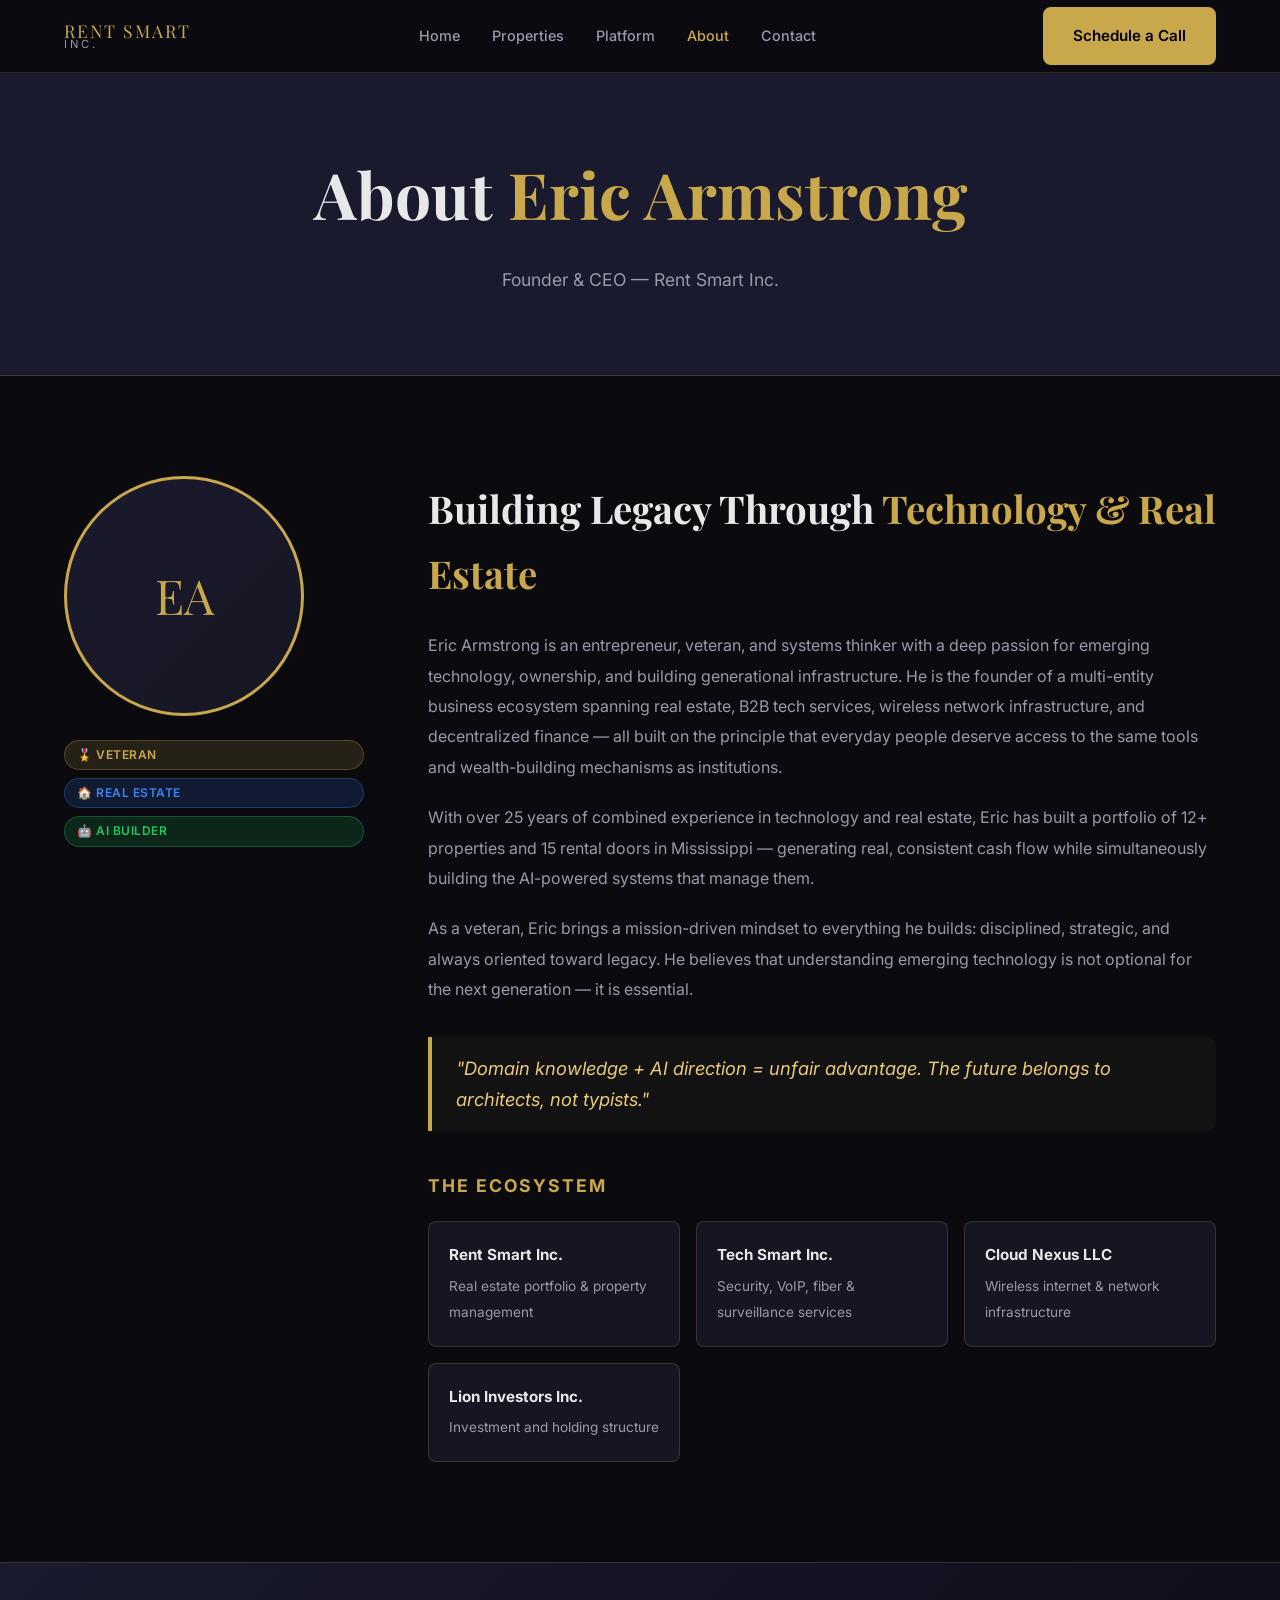
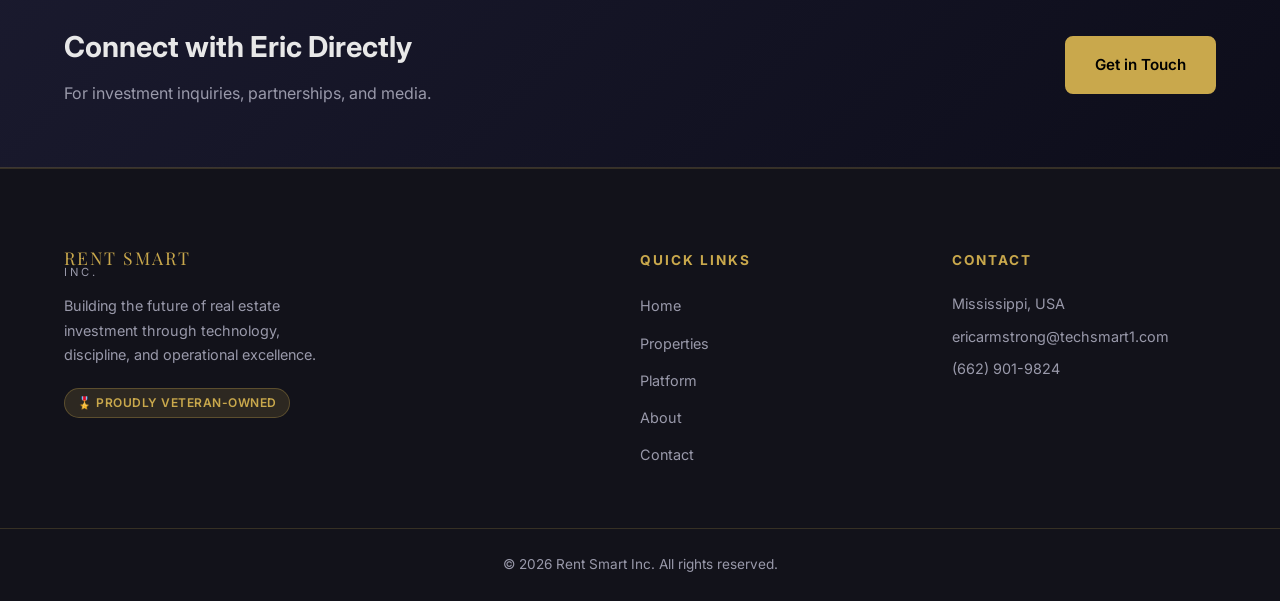
<file: about.html>
<!DOCTYPE html>
<html lang="en">
<head>
  <meta charset="UTF-8">
  <meta name="viewport" content="width=device-width, initial-scale=1.0">
  <meta name="description" content="About Eric Armstrong — Founder of Rent Smart Inc., veteran entrepreneur, and real estate technologist based in Mississippi.">
  <title>About | Rent Smart Inc.</title>
  <link rel="stylesheet" href="css/style.css">
  <link rel="preconnect" href="https://fonts.googleapis.com">
  <link href="https://fonts.googleapis.com/css2?family=Inter:wght@300;400;500;600;700&family=Playfair+Display:wght@600;700&display=swap" rel="stylesheet">
</head>
<body>
  <header class="header" id="header">
    <nav class="nav container">
      <div class="nav-logo"><span class="logo-main">RENT SMART</span><span class="logo-sub">INC.</span></div>
      <ul class="nav-links" id="navLinks">
        <li><a href="/">Home</a></li>
        <li><a href="/properties">Properties</a></li>
        <li><a href="/platform">Platform</a></li>
        <li><a href="/about" class="active">About</a></li>
        <li><a href="/contact">Contact</a></li>
      </ul>
      <a href="/contact" class="btn btn-primary nav-cta">Schedule a Call</a>
      <button class="hamburger" id="hamburger" aria-label="Menu"><span></span><span></span><span></span></button>
    </nav>
  </header>

  <section class="page-hero">
    <div class="container">
      <h1>About <span class="gold">Eric Armstrong</span></h1>
      <p>Founder &amp; CEO — Rent Smart Inc.</p>
    </div>
  </section>

  <section class="section">
    <div class="container about-layout">
      <div class="about-photo">
        <div class="photo-placeholder">EA</div>
        <div class="about-badges">
          <span class="badge badge-gold">🎖️ Veteran</span>
          <span class="badge badge-blue">🏠 Real Estate</span>
          <span class="badge badge-green">🤖 AI Builder</span>
        </div>
      </div>
      <div class="about-content">
        <h2>Building Legacy Through <span class="gold">Technology &amp; Real Estate</span></h2>
        <p>Eric Armstrong is an entrepreneur, veteran, and systems thinker with a deep passion for emerging technology, ownership, and building generational infrastructure. He is the founder of a multi-entity business ecosystem spanning real estate, B2B tech services, wireless network infrastructure, and decentralized finance — all built on the principle that everyday people deserve access to the same tools and wealth-building mechanisms as institutions.</p>
        <p>With over 25 years of combined experience in technology and real estate, Eric has built a portfolio of 12+ properties and 15 rental doors in Mississippi — generating real, consistent cash flow while simultaneously building the AI-powered systems that manage them.</p>
        <p>As a veteran, Eric brings a mission-driven mindset to everything he builds: disciplined, strategic, and always oriented toward legacy. He believes that understanding emerging technology is not optional for the next generation — it is essential.</p>
        <blockquote class="pull-quote">"Domain knowledge + AI direction = unfair advantage. The future belongs to architects, not typists."</blockquote>
        <div class="about-ecosystem">
          <h4>The Ecosystem</h4>
          <div class="ecosystem-grid">
            <div class="eco-card"><strong>Rent Smart Inc.</strong><p>Real estate portfolio &amp; property management</p></div>
            <div class="eco-card"><strong>Tech Smart Inc.</strong><p>Security, VoIP, fiber &amp; surveillance services</p></div>
            <div class="eco-card"><strong>Cloud Nexus LLC</strong><p>Wireless internet &amp; network infrastructure</p></div>
            <div class="eco-card"><strong>Lion Investors Inc.</strong><p>Investment and holding structure</p></div>
          </div>
        </div>
      </div>
    </div>
  </section>

  <section class="cta-strip">
    <div class="container cta-strip-inner">
      <div><h3>Connect with Eric Directly</h3><p>For investment inquiries, partnerships, and media.</p></div>
      <a href="/contact" class="btn btn-primary">Get in Touch</a>
    </div>
  </section>

  <footer class="footer">
    <div class="container footer-inner">
      <div class="footer-brand">
        <div class="nav-logo"><span class="logo-main">RENT SMART</span><span class="logo-sub">INC.</span></div>
        <p>Building the future of real estate investment through technology, discipline, and operational excellence.</p>
        <span class="badge badge-gold">🎖️ Proudly Veteran-Owned</span>
      </div>
      <div class="footer-links">
        <h5>Quick Links</h5>
        <ul>
          <li><a href="/">Home</a></li>
          <li><a href="/properties">Properties</a></li>
          <li><a href="/platform">Platform</a></li>
          <li><a href="/about">About</a></li>
          <li><a href="/contact">Contact</a></li>
        </ul>
      </div>
      <div class="footer-contact">
        <h5>Contact</h5>
        <p>Mississippi, USA</p>
        <p><a href="mailto:ericarmstrong@techsmart1.com">ericarmstrong@techsmart1.com</a></p>
        <p><a href="tel:6629019824">(662) 901-9824</a></p>
      </div>
    </div>
    <div class="footer-bottom"><p>© 2026 Rent Smart Inc. All rights reserved.</p></div>
  </footer>
  <script src="js/main.js"></script>
</body>
</html>
</file>
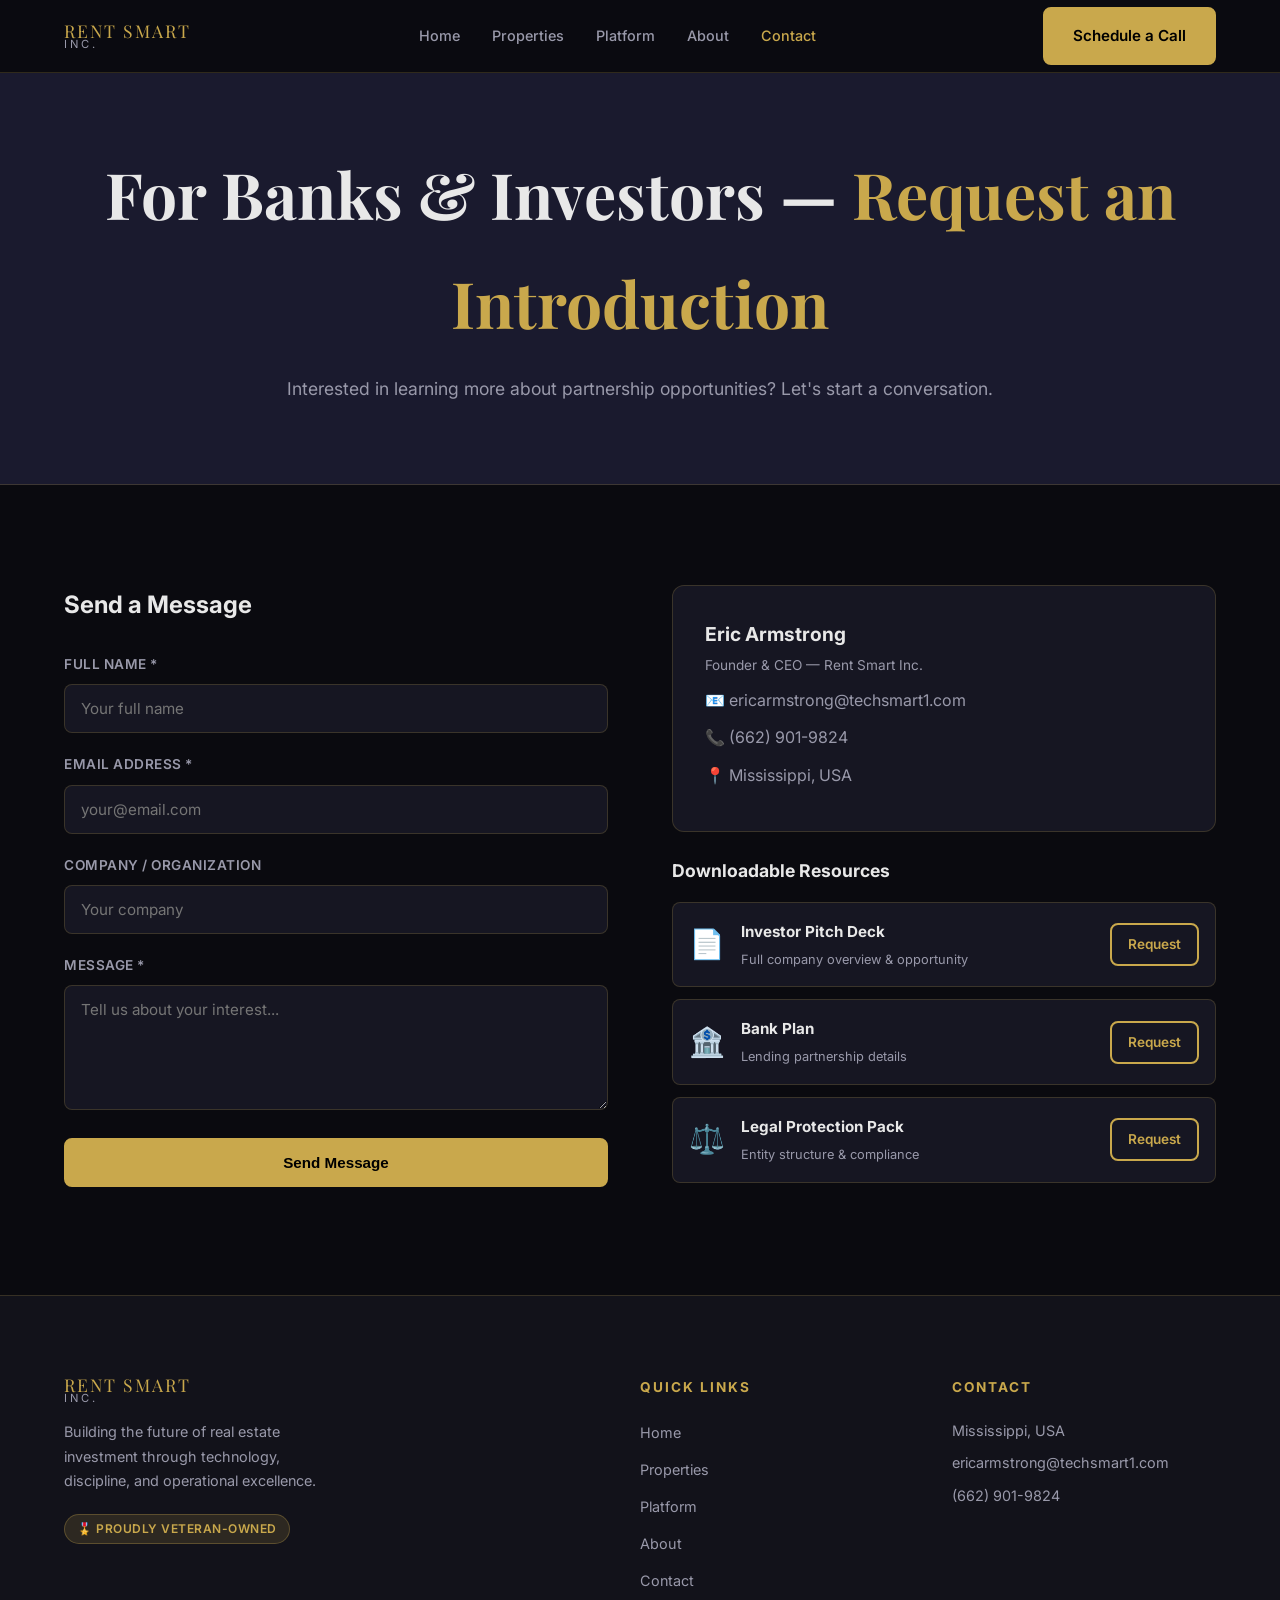
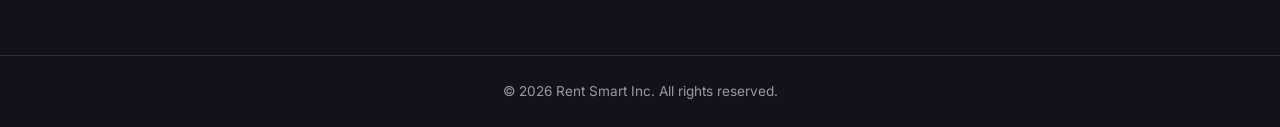
<file: contact.html>
<!DOCTYPE html>
<html lang="en">
<head>
  <meta charset="UTF-8">
  <meta name="viewport" content="width=device-width, initial-scale=1.0">
  <meta name="description" content="Contact Rent Smart Inc. — Schedule a call with Eric Armstrong, inquire about investment opportunities, or download investor materials.">
  <title>Contact | Rent Smart Inc.</title>
  <link rel="stylesheet" href="css/style.css">
  <link rel="preconnect" href="https://fonts.googleapis.com">
  <link href="https://fonts.googleapis.com/css2?family=Inter:wght@300;400;500;600;700&family=Playfair+Display:wght@600;700&display=swap" rel="stylesheet">
</head>
<body>
  <header class="header" id="header">
    <nav class="nav container">
      <div class="nav-logo"><span class="logo-main">RENT SMART</span><span class="logo-sub">INC.</span></div>
      <ul class="nav-links" id="navLinks">
        <li><a href="/">Home</a></li>
        <li><a href="/properties">Properties</a></li>
        <li><a href="/platform">Platform</a></li>
        <li><a href="/about">About</a></li>
        <li><a href="/contact" class="active">Contact</a></li>
      </ul>
      <a href="/contact" class="btn btn-primary nav-cta">Schedule a Call</a>
      <button class="hamburger" id="hamburger" aria-label="Menu"><span></span><span></span><span></span></button>
    </nav>
  </header>

  <section class="page-hero">
    <div class="container">
      <h1>For Banks &amp; Investors — <span class="gold">Request an Introduction</span></h1>
      <p>Interested in learning more about partnership opportunities? Let's start a conversation.</p>
    </div>
  </section>

  <section class="section">
    <div class="container contact-layout">
      <div class="contact-form-wrap">
        <h3>Send a Message</h3>
        <form action="https://formspree.io/f/mjgponva" method="POST" id="contactForm">
          <div class="form-group">
            <label for="name">Full Name *</label>
            <input type="text" id="name" name="name" required placeholder="Your full name">
          </div>
          <div class="form-group">
            <label for="email">Email Address *</label>
            <input type="email" id="email" name="email" required placeholder="your@email.com">
          </div>
          <div class="form-group">
            <label for="company">Company / Organization</label>
            <input type="text" id="company" name="company" placeholder="Your company">
          </div>
          <div class="form-group">
            <label for="message">Message *</label>
            <textarea id="message" name="message" rows="5" required placeholder="Tell us about your interest..."></textarea>
          </div>
          <button type="submit" class="btn btn-primary btn-full">Send Message</button>
          <div id="formSuccess" class="form-success" style="display:none;">✅ Message sent! Eric will be in touch shortly.</div>
        </form>
      </div>

      <div class="contact-info">
        <div class="contact-card">
          <h4>Eric Armstrong</h4>
          <p class="contact-title">Founder &amp; CEO — Rent Smart Inc.</p>
          <p>📧 <a href="mailto:ericarmstrong@techsmart1.com">ericarmstrong@techsmart1.com</a></p>
          <p>📞 <a href="tel:6629019824">(662) 901-9824</a></p>
          <p>📍 Mississippi, USA</p>
        </div>
        <div class="downloads-section">
          <h4>Downloadable Resources</h4>
          <div class="download-card">
            <div class="dl-icon">📄</div>
            <div class="dl-info"><strong>Investor Pitch Deck</strong><p>Full company overview &amp; opportunity</p></div>
            <a href="mailto:ericarmstrong@techsmart1.com?subject=Investor%20Pitch%20Deck%20Request" class="btn btn-outline btn-sm">Request</a>
          </div>
          <div class="download-card">
            <div class="dl-icon">🏦</div>
            <div class="dl-info"><strong>Bank Plan</strong><p>Lending partnership details</p></div>
            <a href="mailto:ericarmstrong@techsmart1.com?subject=Bank%20Plan%20Request" class="btn btn-outline btn-sm">Request</a>
          </div>
          <div class="download-card">
            <div class="dl-icon">⚖️</div>
            <div class="dl-info"><strong>Legal Protection Pack</strong><p>Entity structure &amp; compliance</p></div>
            <a href="mailto:ericarmstrong@techsmart1.com?subject=Legal%20Protection%20Pack%20Request" class="btn btn-outline btn-sm">Request</a>
          </div>
        </div>
      </div>
    </div>
  </section>

  <footer class="footer">
    <div class="container footer-inner">
      <div class="footer-brand">
        <div class="nav-logo"><span class="logo-main">RENT SMART</span><span class="logo-sub">INC.</span></div>
        <p>Building the future of real estate investment through technology, discipline, and operational excellence.</p>
        <span class="badge badge-gold">🎖️ Proudly Veteran-Owned</span>
      </div>
      <div class="footer-links">
        <h5>Quick Links</h5>
        <ul>
          <li><a href="/">Home</a></li>
          <li><a href="/properties">Properties</a></li>
          <li><a href="/platform">Platform</a></li>
          <li><a href="/about">About</a></li>
          <li><a href="/contact">Contact</a></li>
        </ul>
      </div>
      <div class="footer-contact">
        <h5>Contact</h5>
        <p>Mississippi, USA</p>
        <p><a href="mailto:ericarmstrong@techsmart1.com">ericarmstrong@techsmart1.com</a></p>
        <p><a href="tel:6629019824">(662) 901-9824</a></p>
      </div>
    </div>
    <div class="footer-bottom"><p>© 2026 Rent Smart Inc. All rights reserved.</p></div>
  </footer>
  <script src="js/main.js"></script>
</body>
</html>
</file>
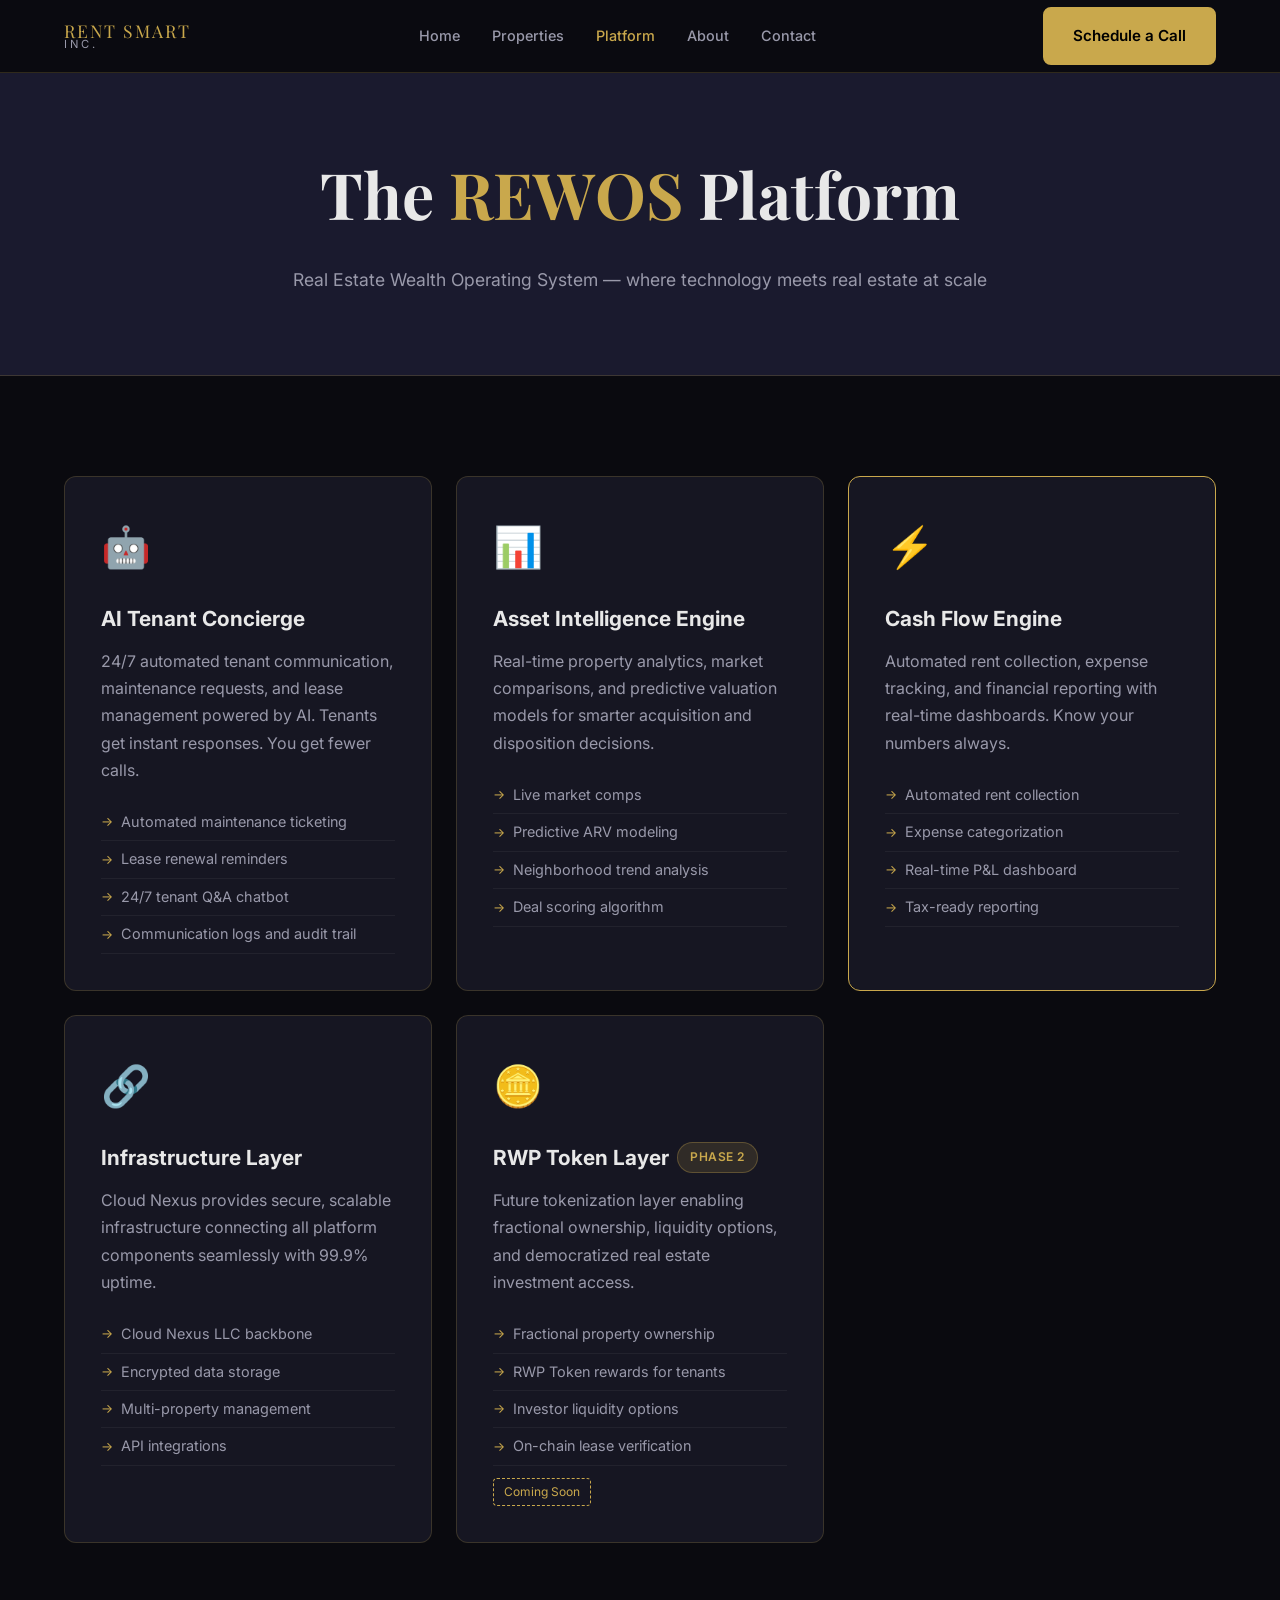
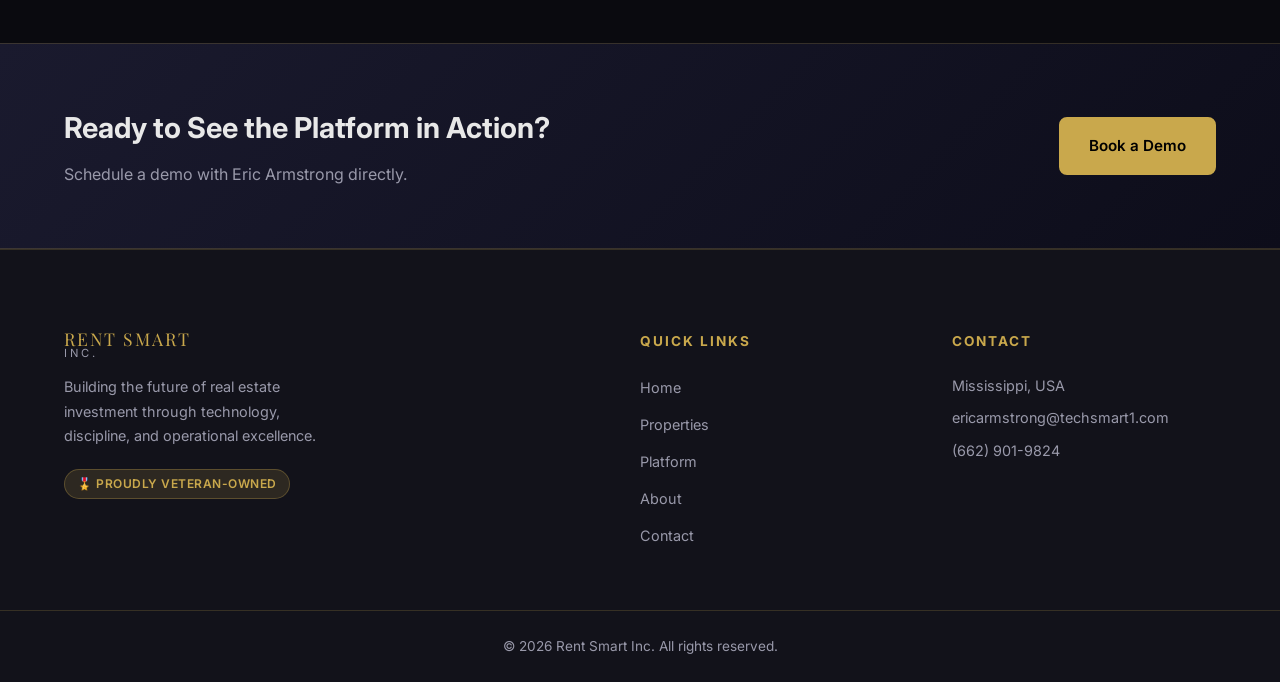
<file: platform.html>
<!DOCTYPE html>
<html lang="en">
<head>
  <meta charset="UTF-8">
  <meta name="viewport" content="width=device-width, initial-scale=1.0">
  <meta name="description" content="The REWOS Platform — Real Estate Wealth Operating System by Rent Smart Inc. AI-powered property management technology.">
  <title>Platform | Rent Smart Inc.</title>
  <link rel="stylesheet" href="css/style.css">
  <link rel="preconnect" href="https://fonts.googleapis.com">
  <link href="https://fonts.googleapis.com/css2?family=Inter:wght@300;400;500;600;700&family=Playfair+Display:wght@600;700&display=swap" rel="stylesheet">
</head>
<body>
  <header class="header" id="header">
    <nav class="nav container">
      <div class="nav-logo"><span class="logo-main">RENT SMART</span><span class="logo-sub">INC.</span></div>
      <ul class="nav-links" id="navLinks">
        <li><a href="/">Home</a></li>
        <li><a href="/properties">Properties</a></li>
        <li><a href="/platform" class="active">Platform</a></li>
        <li><a href="/about">About</a></li>
        <li><a href="/contact">Contact</a></li>
      </ul>
      <a href="/contact" class="btn btn-primary nav-cta">Schedule a Call</a>
      <button class="hamburger" id="hamburger" aria-label="Menu"><span></span><span></span><span></span></button>
    </nav>
  </header>

  <section class="page-hero">
    <div class="container">
      <h1>The <span class="gold">REWOS</span> Platform</h1>
      <p>Real Estate Wealth Operating System — where technology meets real estate at scale</p>
    </div>
  </section>

  <section class="section">
    <div class="container">
      <div class="platform-detail-grid">
        <div class="platform-detail-card">
          <div class="pdc-icon">🤖</div>
          <h3>AI Tenant Concierge</h3>
          <p>24/7 automated tenant communication, maintenance requests, and lease management powered by AI. Tenants get instant responses. You get fewer calls.</p>
          <ul>
            <li>Automated maintenance ticketing</li>
            <li>Lease renewal reminders</li>
            <li>24/7 tenant Q&amp;A chatbot</li>
            <li>Communication logs and audit trail</li>
          </ul>
        </div>
        <div class="platform-detail-card">
          <div class="pdc-icon">📊</div>
          <h3>Asset Intelligence Engine</h3>
          <p>Real-time property analytics, market comparisons, and predictive valuation models for smarter acquisition and disposition decisions.</p>
          <ul>
            <li>Live market comps</li>
            <li>Predictive ARV modeling</li>
            <li>Neighborhood trend analysis</li>
            <li>Deal scoring algorithm</li>
          </ul>
        </div>
        <div class="platform-detail-card highlight">
          <div class="pdc-icon">⚡</div>
          <h3>Cash Flow Engine</h3>
          <p>Automated rent collection, expense tracking, and financial reporting with real-time dashboards. Know your numbers always.</p>
          <ul>
            <li>Automated rent collection</li>
            <li>Expense categorization</li>
            <li>Real-time P&amp;L dashboard</li>
            <li>Tax-ready reporting</li>
          </ul>
        </div>
        <div class="platform-detail-card">
          <div class="pdc-icon">🔗</div>
          <h3>Infrastructure Layer</h3>
          <p>Cloud Nexus provides secure, scalable infrastructure connecting all platform components seamlessly with 99.9% uptime.</p>
          <ul>
            <li>Cloud Nexus LLC backbone</li>
            <li>Encrypted data storage</li>
            <li>Multi-property management</li>
            <li>API integrations</li>
          </ul>
        </div>
        <div class="platform-detail-card coming-soon">
          <div class="pdc-icon">🪙</div>
          <h3>RWP Token Layer <span class="badge badge-gold">Phase 2</span></h3>
          <p>Future tokenization layer enabling fractional ownership, liquidity options, and democratized real estate investment access.</p>
          <ul>
            <li>Fractional property ownership</li>
            <li>RWP Token rewards for tenants</li>
            <li>Investor liquidity options</li>
            <li>On-chain lease verification</li>
          </ul>
          <span class="coming-soon-label">Coming Soon</span>
        </div>
      </div>
    </div>
  </section>

  <section class="cta-strip">
    <div class="container cta-strip-inner">
      <div><h3>Ready to See the Platform in Action?</h3><p>Schedule a demo with Eric Armstrong directly.</p></div>
      <a href="/contact" class="btn btn-primary">Book a Demo</a>
    </div>
  </section>

  <footer class="footer">
    <div class="container footer-inner">
      <div class="footer-brand">
        <div class="nav-logo"><span class="logo-main">RENT SMART</span><span class="logo-sub">INC.</span></div>
        <p>Building the future of real estate investment through technology, discipline, and operational excellence.</p>
        <span class="badge badge-gold">🎖️ Proudly Veteran-Owned</span>
      </div>
      <div class="footer-links">
        <h5>Quick Links</h5>
        <ul>
          <li><a href="/">Home</a></li>
          <li><a href="/properties">Properties</a></li>
          <li><a href="/platform">Platform</a></li>
          <li><a href="/about">About</a></li>
          <li><a href="/contact">Contact</a></li>
        </ul>
      </div>
      <div class="footer-contact">
        <h5>Contact</h5>
        <p>Mississippi, USA</p>
        <p><a href="mailto:ericarmstrong@techsmart1.com">ericarmstrong@techsmart1.com</a></p>
        <p><a href="tel:6629019824">(662) 901-9824</a></p>
      </div>
    </div>
    <div class="footer-bottom"><p>© 2026 Rent Smart Inc. All rights reserved.</p></div>
  </footer>
  <script src="js/main.js"></script>
</body>
</html>
</file>
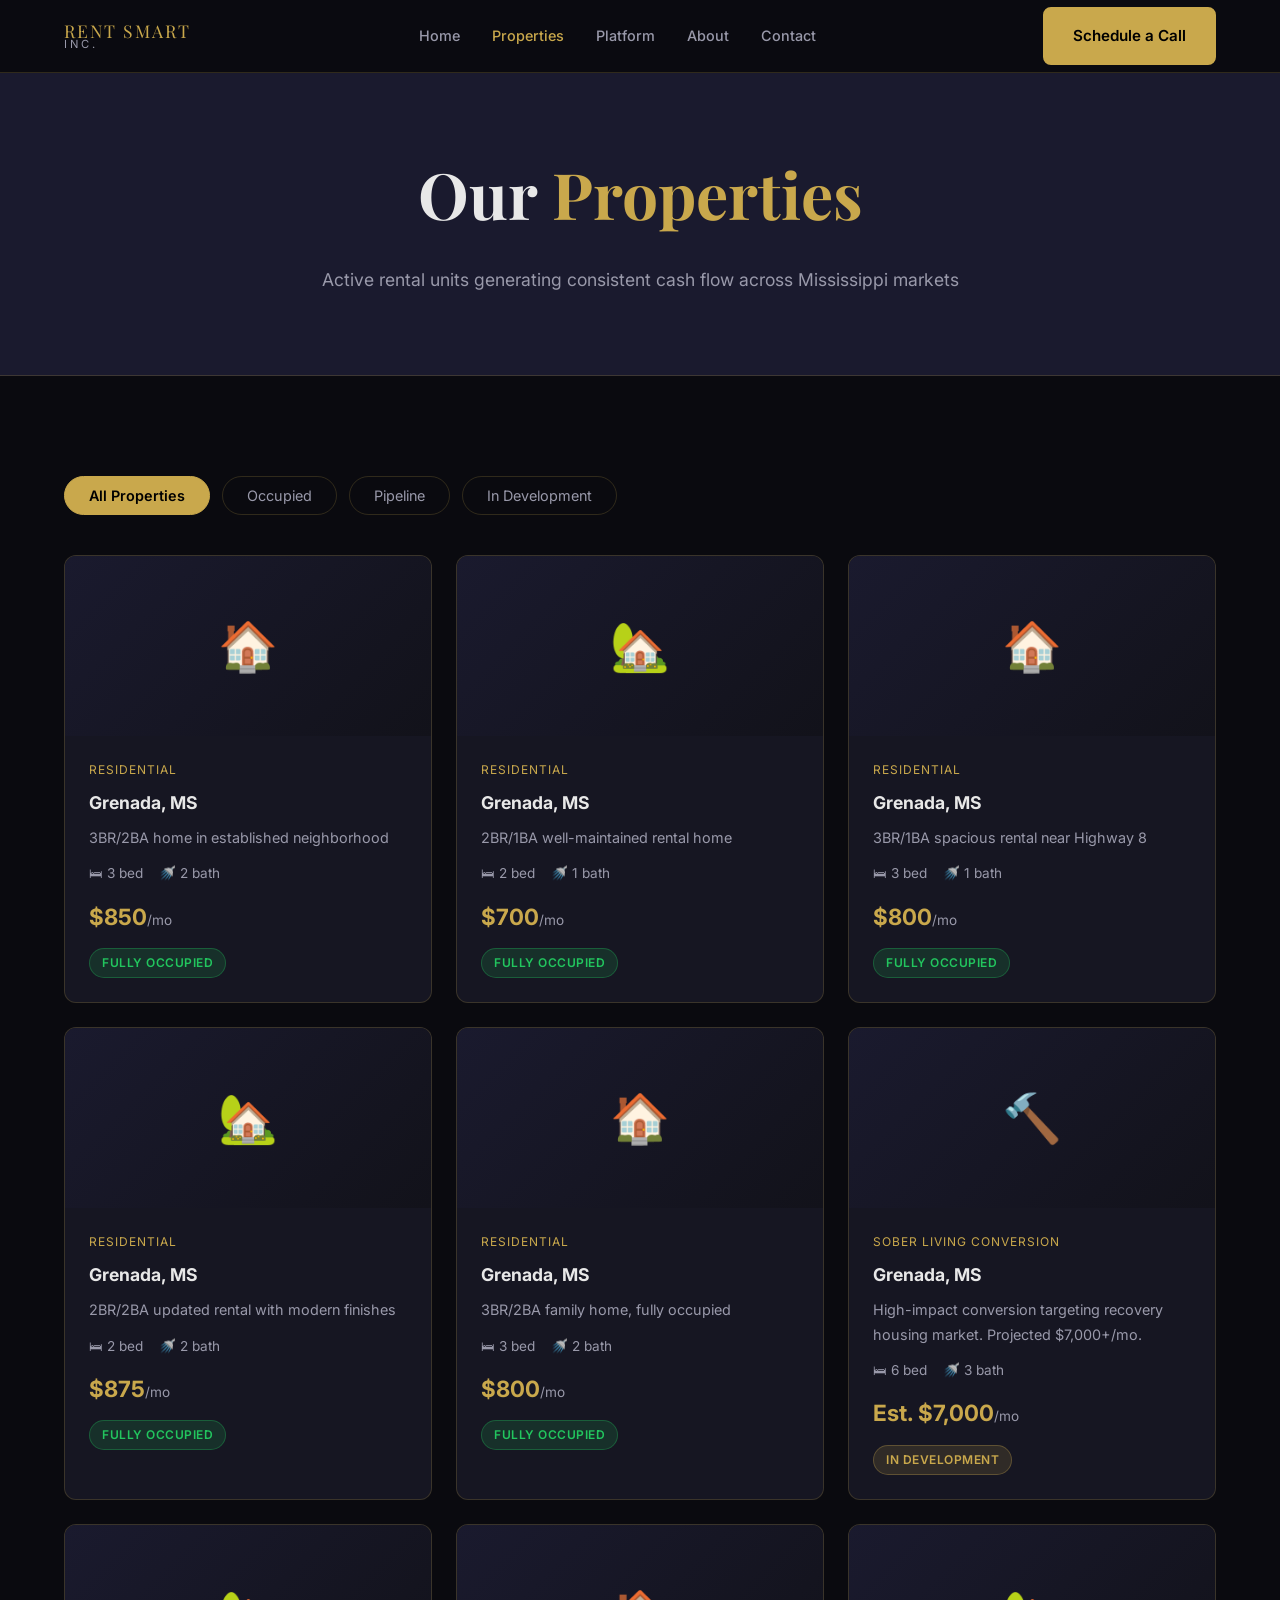
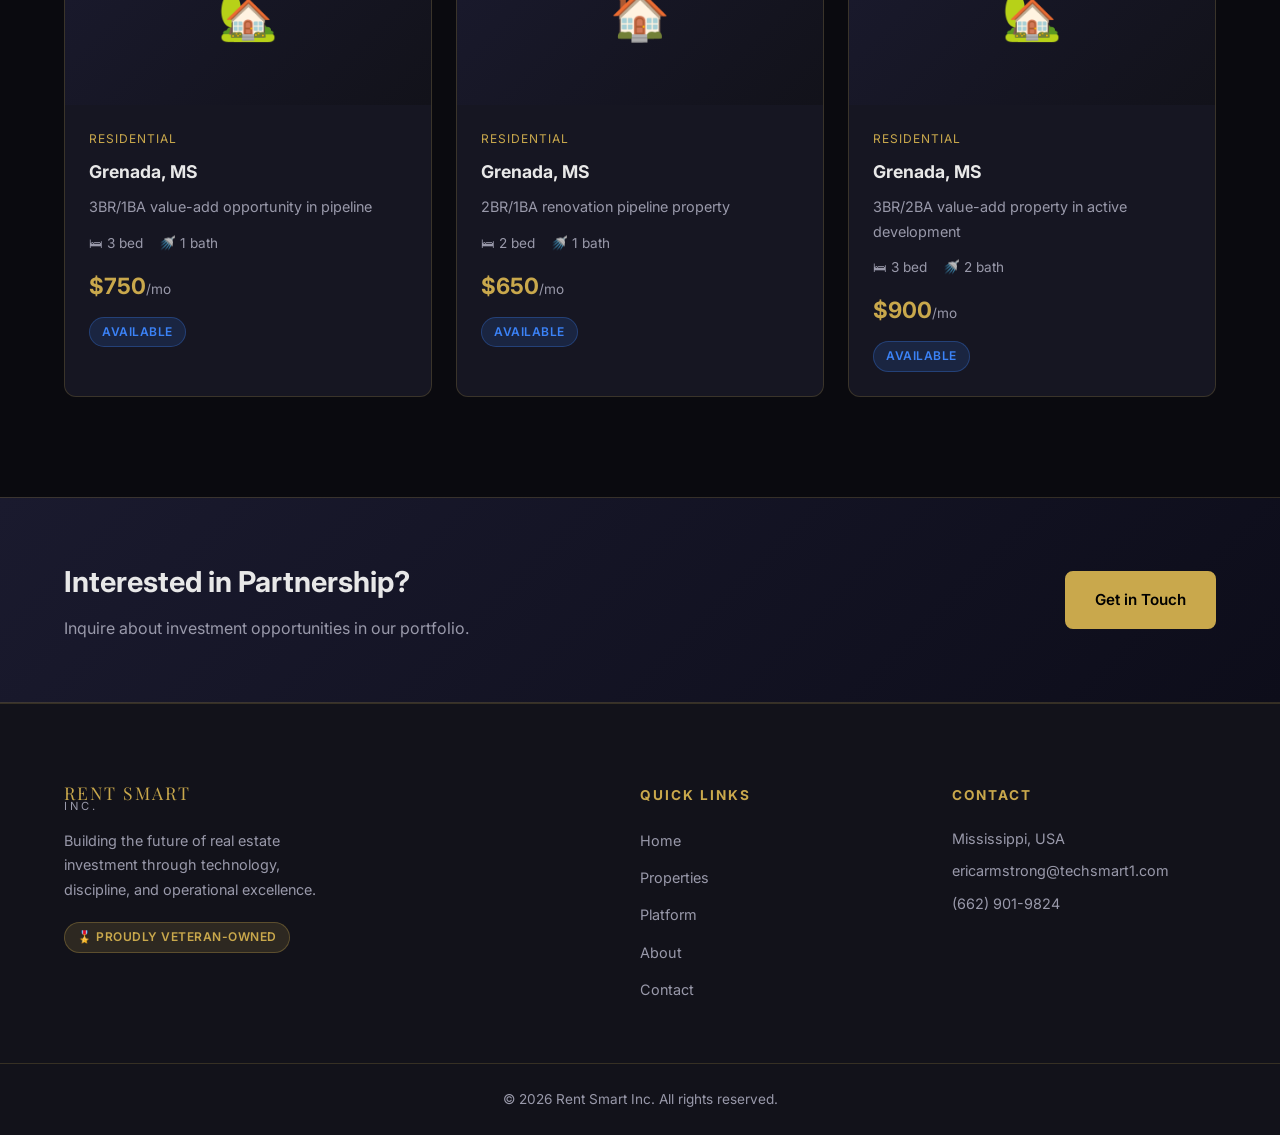
<file: properties.html>
<!DOCTYPE html>
<html lang="en">
<head>
  <meta charset="UTF-8">
  <meta name="viewport" content="width=device-width, initial-scale=1.0">
  <meta name="description" content="Rent Smart Inc. — Active rental properties in Grenada, Mississippi. AI-managed, cash-flow positive portfolio.">
  <title>Properties | Rent Smart Inc.</title>
  <link rel="stylesheet" href="css/style.css">
  <link rel="preconnect" href="https://fonts.googleapis.com">
  <link href="https://fonts.googleapis.com/css2?family=Inter:wght@300;400;500;600;700&family=Playfair+Display:wght@600;700&display=swap" rel="stylesheet">
</head>
<body>
  <header class="header" id="header">
    <nav class="nav container">
      <div class="nav-logo"><span class="logo-main">RENT SMART</span><span class="logo-sub">INC.</span></div>
      <ul class="nav-links" id="navLinks">
        <li><a href="/">Home</a></li>
        <li><a href="/properties" class="active">Properties</a></li>
        <li><a href="/platform">Platform</a></li>
        <li><a href="/about">About</a></li>
        <li><a href="/contact">Contact</a></li>
      </ul>
      <a href="/contact" class="btn btn-primary nav-cta">Schedule a Call</a>
      <button class="hamburger" id="hamburger" aria-label="Menu"><span></span><span></span><span></span></button>
    </nav>
  </header>

  <section class="page-hero">
    <div class="container">
      <h1>Our <span class="gold">Properties</span></h1>
      <p>Active rental units generating consistent cash flow across Mississippi markets</p>
    </div>
  </section>

  <section class="section">
    <div class="container">
      <div class="prop-filters">
        <button class="filter-btn active" data-filter="all">All Properties</button>
        <button class="filter-btn" data-filter="occupied">Occupied</button>
        <button class="filter-btn" data-filter="available">Pipeline</button>
        <button class="filter-btn" data-filter="development">In Development</button>
      </div>
      <div class="prop-grid" id="propGrid"></div>
    </div>
  </section>

  <section class="cta-strip">
    <div class="container cta-strip-inner">
      <div><h3>Interested in Partnership?</h3><p>Inquire about investment opportunities in our portfolio.</p></div>
      <a href="/contact" class="btn btn-primary">Get in Touch</a>
    </div>
  </section>

  <footer class="footer">
    <div class="container footer-inner">
      <div class="footer-brand">
        <div class="nav-logo"><span class="logo-main">RENT SMART</span><span class="logo-sub">INC.</span></div>
        <p>Building the future of real estate investment through technology, discipline, and operational excellence.</p>
        <span class="badge badge-gold">🎖️ Proudly Veteran-Owned</span>
      </div>
      <div class="footer-links">
        <h5>Quick Links</h5>
        <ul>
          <li><a href="/">Home</a></li>
          <li><a href="/properties">Properties</a></li>
          <li><a href="/platform">Platform</a></li>
          <li><a href="/about">About</a></li>
          <li><a href="/contact">Contact</a></li>
        </ul>
      </div>
      <div class="footer-contact">
        <h5>Contact</h5>
        <p>Mississippi, USA</p>
        <p><a href="mailto:ericarmstrong@techsmart1.com">ericarmstrong@techsmart1.com</a></p>
        <p><a href="tel:6629019824">(662) 901-9824</a></p>
      </div>
    </div>
    <div class="footer-bottom"><p>© 2026 Rent Smart Inc. All rights reserved.</p></div>
  </footer>
  <script src="js/main.js"></script>
  <script src="js/properties.js"></script>
</body>
</html>
</file>
<file: css/style.css>
/* ===== RESET & BASE ===== */
*, *::before, *::after { box-sizing: border-box; margin: 0; padding: 0; }
html { scroll-behavior: smooth; }
body { font-family: 'Inter', sans-serif; background: #0a0a0f; color: #e8e8e8; line-height: 1.7; overflow-x: hidden; }
a { color: inherit; text-decoration: none; }
ul { list-style: none; }
img { max-width: 100%; display: block; }

/* ===== VARIABLES ===== */
:root {
  --gold: #C9A84C;
  --gold-light: #e8c97a;
  --dark: #0a0a0f;
  --dark2: #12121a;
  --dark3: #1a1a2e;
  --card: #161622;
  --border: rgba(201,168,76,0.2);
  --text: #e8e8e8;
  --text-muted: #9999aa;
  --green: #22c55e;
  --blue: #3b82f6;
  --radius: 12px;
  --shadow: 0 4px 24px rgba(0,0,0,0.4);
}

/* ===== UTILITIES ===== */
.container { max-width: 1200px; margin: 0 auto; padding: 0 24px; }
.gold { color: var(--gold); }
.bold { font-weight: 700; }
.section { padding: 100px 0; }
.section-dark { background: var(--dark2); }
.section-header { text-align: center; margin-bottom: 60px; }
.section-header h2 { font-family: 'Playfair Display', serif; font-size: clamp(2rem, 4vw, 3rem); margin-bottom: 16px; }
.section-header p { color: var(--text-muted); font-size: 1.1rem; max-width: 600px; margin: 0 auto; }

/* ===== BUTTONS ===== */
.btn { display: inline-flex; align-items: center; justify-content: center; padding: 14px 28px; border-radius: 8px; font-weight: 600; font-size: 0.95rem; transition: all 0.2s; cursor: pointer; border: 2px solid transparent; white-space: nowrap; }
.btn-primary { background: var(--gold); color: #000; border-color: var(--gold); }
.btn-primary:hover { background: var(--gold-light); border-color: var(--gold-light); transform: translateY(-1px); box-shadow: 0 4px 20px rgba(201,168,76,0.3); }
.btn-outline { background: transparent; color: var(--gold); border-color: var(--gold); }
.btn-outline:hover { background: rgba(201,168,76,0.1); transform: translateY(-1px); }
.btn-full { width: 100%; }
.btn-sm { padding: 8px 16px; font-size: 0.85rem; }

/* ===== BADGES ===== */
.badge { display: inline-block; padding: 4px 12px; border-radius: 20px; font-size: 0.75rem; font-weight: 600; text-transform: uppercase; letter-spacing: 0.5px; }
.badge-gold { background: rgba(201,168,76,0.15); color: var(--gold); border: 1px solid rgba(201,168,76,0.3); }
.badge-green { background: rgba(34,197,94,0.15); color: var(--green); border: 1px solid rgba(34,197,94,0.3); }
.badge-blue { background: rgba(59,130,246,0.15); color: #3b82f6; border: 1px solid rgba(59,130,246,0.3); }

/* ===== HEADER / NAV ===== */
.header { position: fixed; top: 0; left: 0; right: 0; z-index: 1000; background: rgba(10,10,15,0.95); backdrop-filter: blur(10px); border-bottom: 1px solid var(--border); transition: all 0.3s; }
.nav { display: flex; align-items: center; justify-content: space-between; height: 72px; gap: 32px; }
.nav-logo { display: flex; flex-direction: column; line-height: 1; }
.logo-main { font-family: 'Playfair Display', serif; font-size: 1.1rem; color: var(--gold); letter-spacing: 2px; }
.logo-sub { font-size: 0.7rem; color: var(--text-muted); letter-spacing: 3px; }
.nav-links { display: flex; gap: 32px; }
.nav-links a { color: var(--text-muted); font-size: 0.9rem; font-weight: 500; transition: color 0.2s; }
.nav-links a:hover, .nav-links a.active { color: var(--gold); }
.hamburger { display: none; flex-direction: column; gap: 5px; background: none; border: none; cursor: pointer; padding: 4px; }
.hamburger span { display: block; width: 24px; height: 2px; background: var(--text); transition: all 0.3s; }

/* ===== HERO ===== */
.hero { min-height: 100vh; display: flex; align-items: center; position: relative; background: var(--dark3); overflow: hidden; padding-top: 72px; }
.hero-particles { position: absolute; inset: 0; opacity: 0.4; }
.hero-content { position: relative; z-index: 1; padding: 80px 0; }
.hero-badge { display: inline-flex; align-items: center; gap: 8px; background: rgba(201,168,76,0.1); border: 1px solid var(--border); border-radius: 30px; padding: 8px 20px; font-size: 0.85rem; color: var(--gold); margin-bottom: 24px; }
.hero-title { font-family: 'Playfair Display', serif; font-size: clamp(3rem, 7vw, 5.5rem); line-height: 1; color: #fff; margin-bottom: 8px; }
.hero-rewos { font-size: clamp(1.5rem, 4vw, 2.5rem); font-weight: 800; color: var(--gold); letter-spacing: 8px; margin-bottom: 8px; }
.hero-sub { font-size: 1rem; letter-spacing: 4px; color: var(--text-muted); text-transform: uppercase; margin-bottom: 24px; }
.hero-body { font-size: 1.15rem; color: var(--text-muted); max-width: 600px; margin-bottom: 40px; line-height: 1.8; }
.hero-btns { display: flex; gap: 16px; flex-wrap: wrap; margin-bottom: 60px; }
.hero-stats { display: flex; gap: 48px; flex-wrap: wrap; padding-top: 40px; border-top: 1px solid var(--border); }
.stat-num { display: block; font-family: 'Playfair Display', serif; font-size: 2.5rem; color: var(--gold); font-weight: 700; }
.stat-label { font-size: 0.85rem; color: var(--text-muted); text-transform: uppercase; letter-spacing: 1px; }

/* ===== CARDS ===== */
.cards-grid { display: grid; grid-template-columns: repeat(auto-fit, minmax(280px, 1fr)); gap: 24px; margin-bottom: 32px; }
.card { background: var(--card); border: 1px solid var(--border); border-radius: var(--radius); padding: 32px; transition: transform 0.2s, box-shadow 0.2s; }
.card:hover { transform: translateY(-4px); box-shadow: var(--shadow); }
.card-icon { font-size: 2.5rem; margin-bottom: 16px; }
.card h3 { font-size: 1.2rem; font-weight: 700; margin-bottom: 12px; }
.card p { color: var(--text-muted); font-size: 0.95rem; margin-bottom: 20px; }

/* ===== FEATURED CARD ===== */
.featured-card { background: linear-gradient(135deg, var(--dark3), var(--card)); border: 2px solid var(--gold); border-radius: var(--radius); padding: 40px; position: relative; overflow: hidden; }
.featured-card::before { content: ''; position: absolute; inset: 0; background: radial-gradient(circle at 80% 20%, rgba(201,168,76,0.05) 0%, transparent 60%); }
.featured-label { font-size: 0.75rem; font-weight: 700; color: var(--gold); letter-spacing: 2px; text-transform: uppercase; margin-bottom: 12px; }
.featured-card h3 { font-size: 1.6rem; font-weight: 700; margin-bottom: 16px; }
.featured-card p { color: var(--text-muted); margin-bottom: 24px; }
.featured-stats { display: flex; align-items: center; gap: 24px; flex-wrap: wrap; }
.featured-stats .gold { font-size: 2rem; font-weight: 700; }

/* ===== PLATFORM GRID ===== */
.platform-grid { display: grid; grid-template-columns: repeat(auto-fit, minmax(240px, 1fr)); gap: 20px; }
.platform-card { background: var(--card); border: 1px solid var(--border); border-radius: var(--radius); padding: 28px; transition: all 0.2s; position: relative; }
.platform-card:hover { transform: translateY(-4px); border-color: rgba(201,168,76,0.4); }
.platform-card.highlight { border-color: var(--gold); background: linear-gradient(135deg, var(--card), rgba(201,168,76,0.05)); }
.platform-card.coming-soon { opacity: 0.75; }
.platform-icon { font-size: 2rem; margin-bottom: 16px; }
.platform-card h4 { font-size: 1rem; font-weight: 700; margin-bottom: 10px; display: flex; align-items: center; gap: 8px; flex-wrap: wrap; }
.platform-card p { color: var(--text-muted); font-size: 0.9rem; }
.coming-soon-label { display: inline-block; margin-top: 12px; font-size: 0.75rem; color: var(--gold); border: 1px dashed var(--gold); padding: 3px 10px; border-radius: 4px; }

/* ===== BRRRR STEPS ===== */
.brrrr-steps { display: flex; align-items: center; flex-wrap: wrap; gap: 8px; justify-content: center; }
.brrrr-step { background: var(--card); border: 1px solid var(--border); border-radius: var(--radius); padding: 28px 24px; text-align: center; min-width: 150px; flex: 1; transition: all 0.2s; }
.brrrr-step:hover { border-color: var(--gold); transform: translateY(-4px); }
.step-num { font-size: 0.75rem; font-weight: 700; color: var(--gold); letter-spacing: 2px; margin-bottom: 8px; }
.brrrr-step h4 { font-size: 1.1rem; font-weight: 700; margin-bottom: 8px; }
.brrrr-step p { color: var(--text-muted); font-size: 0.85rem; }
.step-arrow { color: var(--gold); font-size: 1.5rem; flex-shrink: 0; }

/* ===== WHY GRID ===== */
.why-grid { display: grid; grid-template-columns: repeat(auto-fit, minmax(280px, 1fr)); gap: 24px; }
.why-card { background: var(--dark3); border: 1px solid var(--border); border-radius: var(--radius); padding: 32px; transition: all 0.2s; }
.why-card:hover { border-color: var(--gold); transform: translateY(-4px); box-shadow: 0 4px 20px rgba(201,168,76,0.1); }
.why-icon { font-size: 2rem; margin-bottom: 16px; }
.why-card h4 { font-size: 1.05rem; font-weight: 700; margin-bottom: 10px; }
.why-card p { color: var(--text-muted); font-size: 0.9rem; }

/* ===== CTA STRIP ===== */
.cta-strip { background: linear-gradient(135deg, #1a1a2e, #0d0d1a); border-top: 1px solid var(--border); border-bottom: 1px solid var(--border); padding: 60px 0; }
.cta-strip-inner { display: flex; align-items: center; justify-content: space-between; gap: 32px; flex-wrap: wrap; }
.cta-strip h3 { font-size: 1.8rem; font-weight: 700; margin-bottom: 8px; }
.cta-strip p { color: var(--text-muted); }
.cta-strip-btns { display: flex; gap: 16px; flex-wrap: wrap; }

/* ===== PAGE HERO ===== */
.page-hero { padding: 140px 0 80px; background: var(--dark3); border-bottom: 1px solid var(--border); text-align: center; }
.page-hero h1 { font-family: 'Playfair Display', serif; font-size: clamp(2.5rem, 5vw, 4rem); margin-bottom: 16px; }
.page-hero p { color: var(--text-muted); font-size: 1.1rem; }

/* ===== PROPERTIES PAGE ===== */
.prop-filters { display: flex; gap: 12px; margin-bottom: 40px; flex-wrap: wrap; }
.filter-btn { padding: 10px 24px; border-radius: 30px; border: 1px solid var(--border); background: transparent; color: var(--text-muted); cursor: pointer; font-size: 0.9rem; transition: all 0.2s; font-family: 'Inter', sans-serif; }
.filter-btn.active, .filter-btn:hover { background: var(--gold); color: #000; border-color: var(--gold); font-weight: 600; }
.prop-grid { display: grid; grid-template-columns: repeat(auto-fill, minmax(300px, 1fr)); gap: 24px; }
.prop-card { background: var(--card); border: 1px solid var(--border); border-radius: var(--radius); overflow: hidden; transition: all 0.2s; }
.prop-card:hover { transform: translateY(-4px); box-shadow: var(--shadow); border-color: rgba(201,168,76,0.4); }
.prop-image { height: 180px; background: linear-gradient(135deg, var(--dark3), var(--dark2)); display: flex; align-items: center; justify-content: center; font-size: 3rem; }
.prop-body { padding: 24px; }
.prop-type { font-size: 0.75rem; text-transform: uppercase; letter-spacing: 1px; color: var(--gold); margin-bottom: 8px; }
.prop-body h3 { font-size: 1.1rem; font-weight: 700; margin-bottom: 8px; }
.prop-details { display: flex; gap: 16px; margin: 12px 0; font-size: 0.85rem; color: var(--text-muted); }
.prop-rent { font-size: 1.4rem; font-weight: 700; color: var(--gold); margin: 12px 0; }
.prop-tags { display: flex; gap: 8px; flex-wrap: wrap; }

/* ===== PLATFORM DETAIL PAGE ===== */
.platform-detail-grid { display: grid; grid-template-columns: repeat(auto-fit, minmax(340px, 1fr)); gap: 24px; }
.platform-detail-card { background: var(--card); border: 1px solid var(--border); border-radius: var(--radius); padding: 36px; transition: all 0.2s; }
.platform-detail-card:hover { transform: translateY(-4px); border-color: rgba(201,168,76,0.4); }
.platform-detail-card.highlight { border-color: var(--gold); }
.pdc-icon { font-size: 2.5rem; margin-bottom: 20px; }
.platform-detail-card h3 { font-size: 1.3rem; font-weight: 700; margin-bottom: 12px; display: flex; align-items: center; gap: 8px; flex-wrap: wrap; }
.platform-detail-card p { color: var(--text-muted); margin-bottom: 20px; }
.platform-detail-card ul { list-style: none; }
.platform-detail-card ul li { padding: 6px 0; color: var(--text-muted); font-size: 0.9rem; border-bottom: 1px solid rgba(255,255,255,0.05); display: flex; align-items: center; gap: 8px; }
.platform-detail-card ul li::before { content: '→'; color: var(--gold); font-size: 0.8rem; }

/* ===== ABOUT PAGE ===== */
.about-layout { display: grid; grid-template-columns: 300px 1fr; gap: 64px; align-items: start; }
.photo-placeholder { width: 240px; height: 240px; border-radius: 50%; background: linear-gradient(135deg, var(--dark3), var(--card)); border: 3px solid var(--gold); display: flex; align-items: center; justify-content: center; font-family: 'Playfair Display', serif; font-size: 3rem; color: var(--gold); margin-bottom: 24px; }
.about-badges { display: flex; flex-direction: column; gap: 8px; }
.about-content h2 { font-family: 'Playfair Display', serif; font-size: clamp(1.8rem, 3vw, 2.5rem); margin-bottom: 24px; }
.about-content p { color: var(--text-muted); margin-bottom: 20px; line-height: 1.9; }
.pull-quote { border-left: 4px solid var(--gold); padding: 16px 24px; margin: 32px 0; background: rgba(201,168,76,0.05); border-radius: 0 8px 8px 0; font-size: 1.15rem; font-style: italic; color: var(--gold-light); }
.about-ecosystem { margin-top: 40px; }
.about-ecosystem h4 { font-size: 1.1rem; font-weight: 700; margin-bottom: 20px; color: var(--gold); text-transform: uppercase; letter-spacing: 2px; }
.ecosystem-grid { display: grid; grid-template-columns: repeat(auto-fit, minmax(200px, 1fr)); gap: 16px; }
.eco-card { background: var(--card); border: 1px solid var(--border); border-radius: 8px; padding: 20px; }
.eco-card strong { display: block; margin-bottom: 6px; font-size: 0.95rem; }
.eco-card p { color: var(--text-muted); font-size: 0.85rem; margin: 0; }

/* ===== CONTACT PAGE ===== */
.contact-layout { display: grid; grid-template-columns: 1fr 1fr; gap: 64px; align-items: start; }
.contact-form-wrap h3 { font-size: 1.5rem; font-weight: 700; margin-bottom: 28px; }
.form-group { margin-bottom: 20px; }
.form-group label { display: block; font-size: 0.85rem; font-weight: 600; color: var(--text-muted); margin-bottom: 8px; text-transform: uppercase; letter-spacing: 0.5px; }
.form-group input, .form-group textarea { width: 100%; background: var(--card); border: 1px solid var(--border); border-radius: 8px; padding: 14px 16px; color: var(--text); font-family: 'Inter', sans-serif; font-size: 0.95rem; transition: border-color 0.2s; }
.form-group input:focus, .form-group textarea:focus { outline: none; border-color: var(--gold); }
.form-group textarea { resize: vertical; min-height: 120px; }
.form-success { margin-top: 16px; padding: 16px; background: rgba(34,197,94,0.1); border: 1px solid rgba(34,197,94,0.3); border-radius: 8px; color: var(--green); font-weight: 600; }
.contact-card { background: var(--card); border: 1px solid var(--border); border-radius: var(--radius); padding: 32px; margin-bottom: 24px; }
.contact-card h4 { font-size: 1.2rem; font-weight: 700; margin-bottom: 4px; }
.contact-title { color: var(--gold); font-size: 0.85rem; margin-bottom: 20px; }
.contact-card p { color: var(--text-muted); margin-bottom: 10px; }
.contact-card a { color: var(--text-muted); transition: color 0.2s; }
.contact-card a:hover { color: var(--gold); }
.downloads-section h4 { font-size: 1.1rem; font-weight: 700; margin-bottom: 16px; }
.download-card { display: flex; align-items: center; gap: 16px; background: var(--card); border: 1px solid var(--border); border-radius: 8px; padding: 16px; margin-bottom: 12px; }
.dl-icon { font-size: 1.8rem; flex-shrink: 0; }
.dl-info { flex: 1; }
.dl-info strong { display: block; font-size: 0.95rem; margin-bottom: 4px; }
.dl-info p { color: var(--text-muted); font-size: 0.8rem; margin: 0; }

/* ===== FOOTER ===== */
.footer { background: var(--dark2); border-top: 1px solid var(--border); padding: 80px 0 0; }
.footer-inner { display: grid; grid-template-columns: 2fr 1fr 1fr; gap: 48px; padding-bottom: 60px; }
.footer-brand p { color: var(--text-muted); font-size: 0.9rem; margin: 16px 0 20px; max-width: 280px; }
.footer-links h5, .footer-contact h5 { font-size: 0.85rem; font-weight: 700; text-transform: uppercase; letter-spacing: 2px; color: var(--gold); margin-bottom: 20px; }
.footer-links ul { display: flex; flex-direction: column; gap: 10px; }
.footer-links a { color: var(--text-muted); font-size: 0.9rem; transition: color 0.2s; }
.footer-links a:hover { color: var(--gold); }
.footer-contact p { color: var(--text-muted); font-size: 0.9rem; margin-bottom: 8px; }
.footer-contact a { color: var(--text-muted); transition: color 0.2s; }
.footer-contact a:hover { color: var(--gold); }
.footer-bottom { border-top: 1px solid var(--border); padding: 24px 0; text-align: center; }
.footer-bottom p { color: var(--text-muted); font-size: 0.85rem; }
.footer-bottom a { color: var(--text-muted); transition: color 0.2s; }
.footer-bottom a:hover { color: var(--gold); }

/* ===== RESPONSIVE ===== */
@media (max-width: 768px) {
  .nav-links, .nav-cta { display: none; }
  .nav-links.open { display: flex; flex-direction: column; position: fixed; top: 72px; left: 0; right: 0; background: var(--dark2); padding: 24px; gap: 24px; border-bottom: 1px solid var(--border); z-index: 999; }
  .hamburger { display: flex; }
  .hero-stats { gap: 24px; }
  .brrrr-steps { flex-direction: column; }
  .step-arrow { transform: rotate(90deg); }
  .about-layout { grid-template-columns: 1fr; }
  .contact-layout { grid-template-columns: 1fr; }
  .footer-inner { grid-template-columns: 1fr; gap: 32px; }
  .cta-strip-inner { flex-direction: column; text-align: center; }
}
@media (max-width: 480px) {
  .section { padding: 60px 0; }
  .hero-btns { flex-direction: column; }
  .platform-detail-grid { grid-template-columns: 1fr; }
}
</file>
